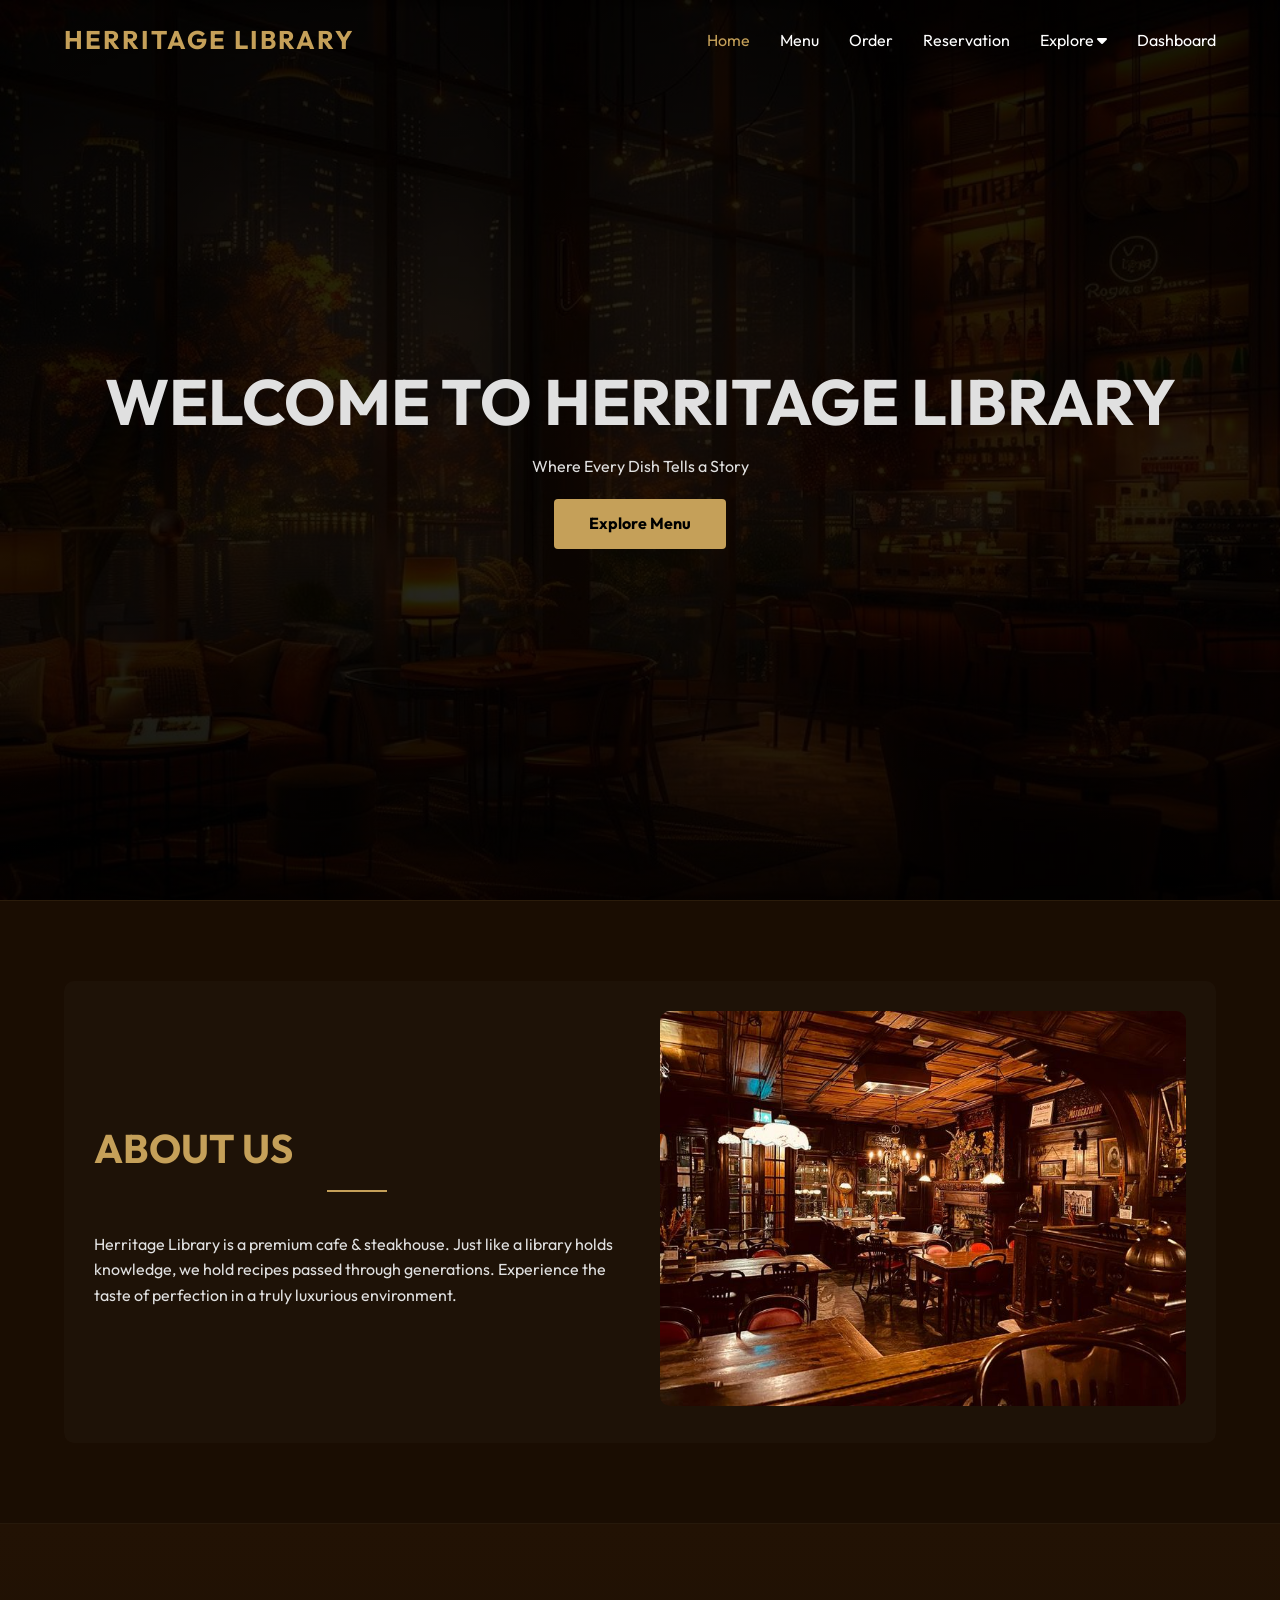
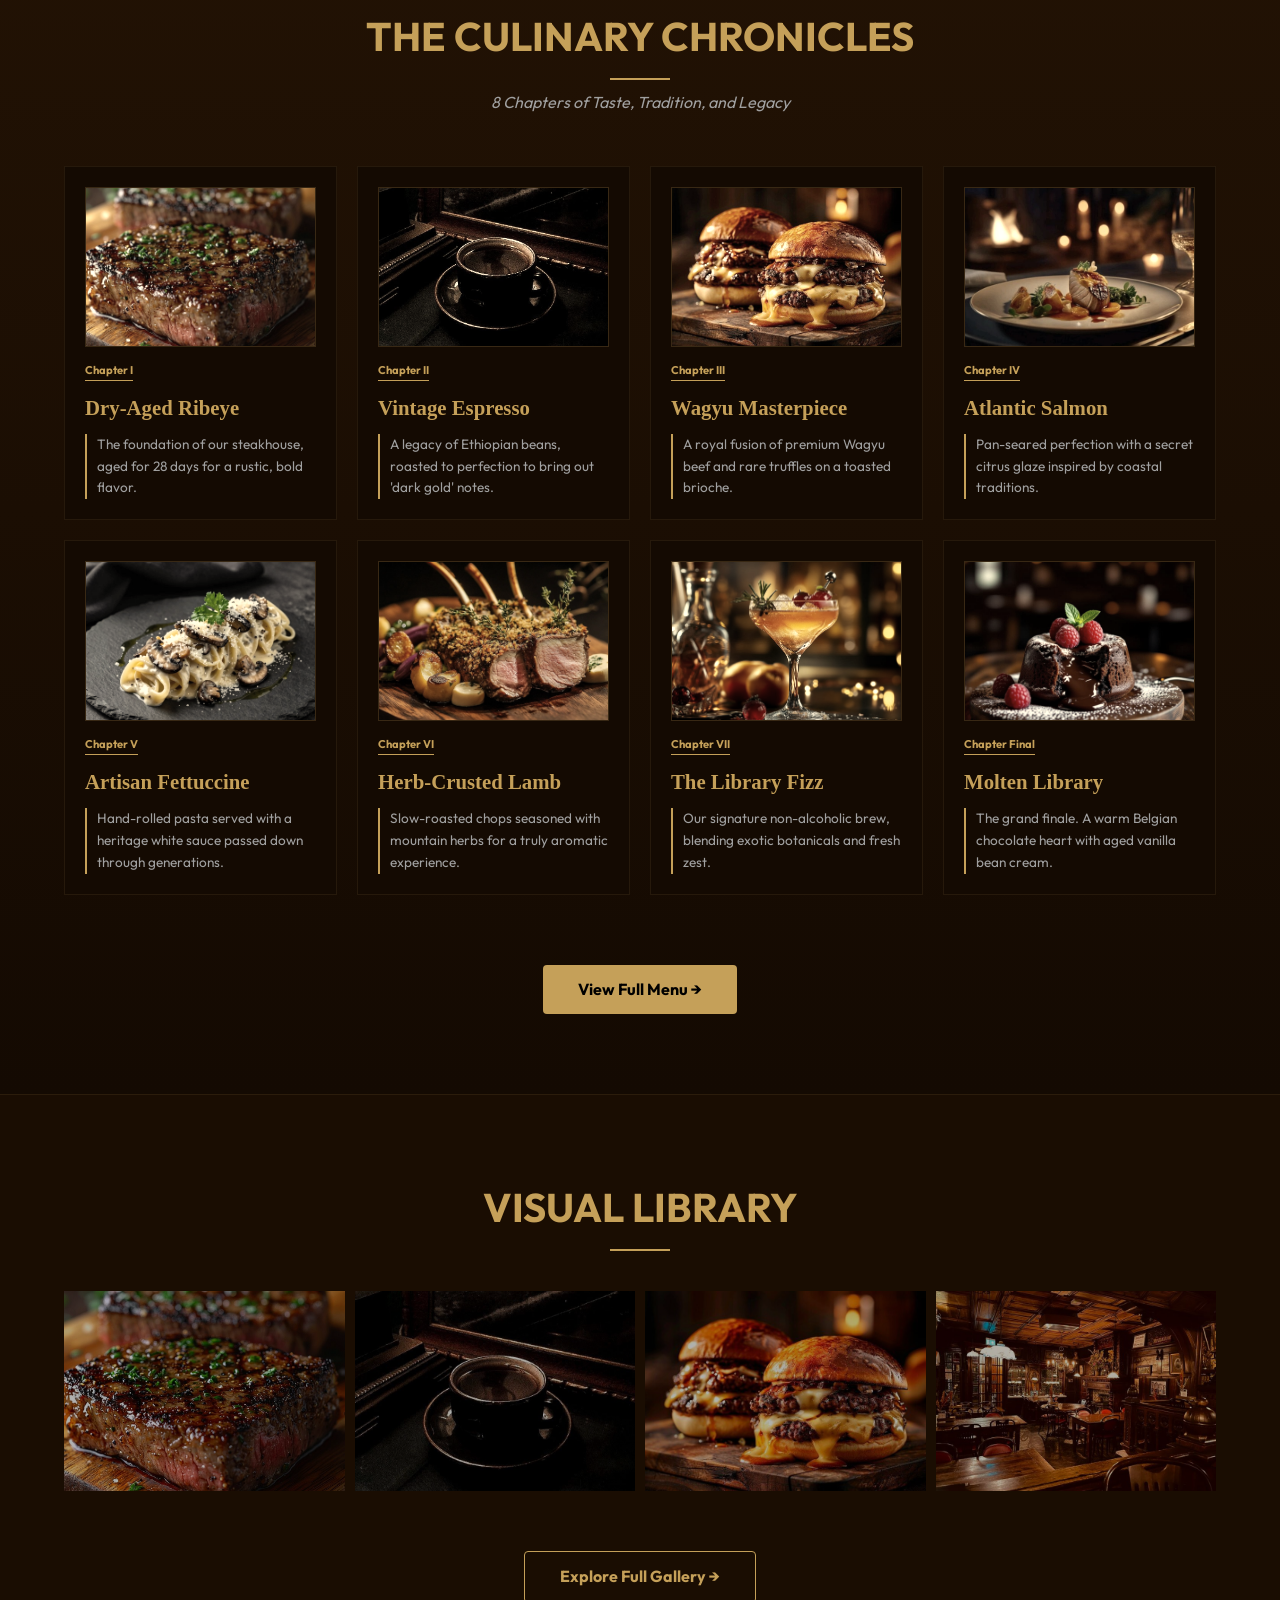
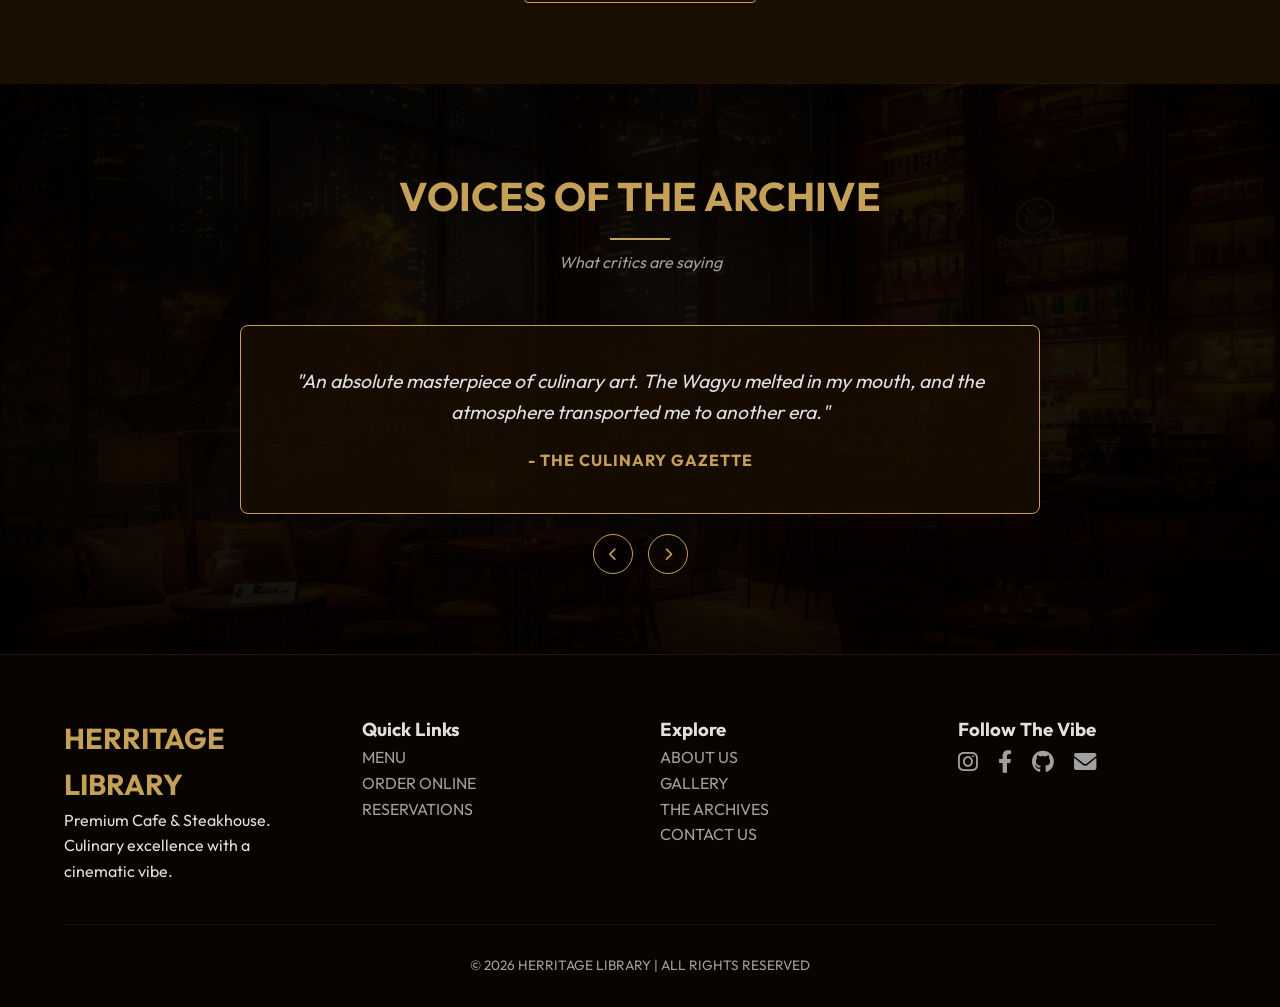
<file: index.html>
<!DOCTYPE html>
<html lang="en">

<head>
  <meta charset="UTF-8">
  <meta name="viewport" content="width=device-width, initial-scale=1.0">
  <title>Herritage Library | The Culinary Chronicles</title>
  <link rel="stylesheet" href="https://cdnjs.cloudflare.com/ajax/libs/font-awesome/6.0.0/css/all.min.css">
  <link rel="stylesheet" href="style.css">
</head>

<body>

  <nav class="navbar">
    <a href="index.html" class="logo">HERRITAGE LIBRARY</a>
    <div class="nav-links" id="navLinks">
      <ul>
        <li><a href="index.html" style="color: #C5A059;">Home</a></li>
        <li><a href="menu.html">Menu</a></li>
        <li><a href="order.html">Order</a></li>
        <li><a href="reservation.html">Reservation</a></li>
        <li class="dropdown">
          <a href="javascript:void(0)" class="dropbtn">Explore <i class="fas fa-caret-down"></i></a>
          <div class="dropdown-content">
            <a href="about.html">About Us</a>
            <a href="gallery.html">Gallery</a>
            <a href="blog.html">Blog</a>
            <a href="contact.html">Contact</a>
          </div>
        </li>
        <li><a href="signin.html">Dashboard</a></li>
      </ul>
    </div>
    <img src="images/btn.png" alt="menu" class="menu-hamburger" onclick="toggleMenu()">
  </nav>

  <header>
    <div class="hero-content">
      <h1>Welcome to Herritage Library</h1>
      <p>Where Every Dish Tells a Story</p>
      <a href="menu.html" class="btn">Explore Menu</a>
    </div>
  </header>

  <section class="about animate-on-scroll">
    <div class="about-container">
      <div class="about-text">
        <h2 class="section-title" style="text-align: left;">About Us</h2>
        <p>Herritage Library is a premium cafe & steakhouse. Just like a library holds knowledge, we hold recipes passed
          through generations. Experience the taste of perfection in a truly luxurious environment.</p>
      </div>
      <div class="about-img">
        <img src="images/restaurent.jpg" alt="Interior">
      </div>
    </div>
  </section>

  <section class="chapters animate-on-scroll">
    <h2 class="section-title">The Culinary Chronicles</h2>
    <p class="section-subtitle">8 Chapters of Taste, Tradition, and Legacy</p>

    <div class="chapter-container">
      <div class="chapter" onclick="window.location.href='order.html'">
        <div class="chapter-img"><img src="images/steak1.jpg" alt="Dish 1"></div>
        <div class="chapter-badge">Chapter I</div>
        <h4>Dry-Aged Ribeye</h4>
        <p class="history-text">The foundation of our steakhouse, aged for 28 days for a rustic, bold flavor.</p>
      </div>

      <div class="chapter" onclick="window.location.href='order.html'">
        <div class="chapter-img"><img src="images/coffee.jpg" alt="Dish 2"></div>
        <div class="chapter-badge">Chapter II</div>
        <h4>Vintage Espresso</h4>
        <p class="history-text">A legacy of Ethiopian beans, roasted to perfection to bring out 'dark gold' notes.</p>
      </div>

      <div class="chapter" onclick="window.location.href='order.html'">
        <div class="chapter-img"><img src="images/burger.jpg" alt="Dish 3"></div>
        <div class="chapter-badge">Chapter III</div>
        <h4>Wagyu Masterpiece</h4>
        <p class="history-text">A royal fusion of premium Wagyu beef and rare truffles on a toasted brioche.</p>
      </div>

      <div class="chapter" onclick="window.location.href='order.html'">
        <div class="chapter-img"><img src="images/seafood.jpg" alt="Dish 4"></div>
        <div class="chapter-badge">Chapter IV</div>
        <h4>Atlantic Salmon</h4>
        <p class="history-text">Pan-seared perfection with a secret citrus glaze inspired by coastal traditions.</p>
      </div>

      <div class="chapter" onclick="window.location.href='order.html'">
        <div class="chapter-img"><img src="images/pasta.jpg" alt="Dish 5"></div>
        <div class="chapter-badge">Chapter V</div>
        <h4>Artisan Fettuccine</h4>
        <p class="history-text">Hand-rolled pasta served with a heritage white sauce passed down through generations.
        </p>
      </div>

      <div class="chapter" onclick="window.location.href='order.html'">
        <div class="chapter-img"><img src="images/lamb.jpg" alt="Dish 6"></div>
        <div class="chapter-badge">Chapter VI</div>
        <h4>Herb-Crusted Lamb</h4>
        <p class="history-text">Slow-roasted chops seasoned with mountain herbs for a truly aromatic experience.</p>
      </div>

      <div class="chapter" onclick="window.location.href='order.html'">
        <div class="chapter-img"><img src="images/mocktail.jpg" alt="Dish 7"></div>
        <div class="chapter-badge">Chapter VII</div>
        <h4>The Library Fizz</h4>
        <p class="history-text">Our signature non-alcoholic brew, blending exotic botanicals and fresh zest.</p>
      </div>

      <div class="chapter" onclick="window.location.href='order.html'">
        <div class="chapter-img"><img src="images/dessert.jpg" alt="Dish 8"></div>
        <div class="chapter-badge">Chapter Final</div>
        <h4>Molten Library</h4>
        <p class="history-text">The grand finale. A warm Belgian chocolate heart with aged vanilla bean cream.</p>
      </div>
    </div>
    <div style="text-align:center; margin-top: 50px;">
      <a href="menu.html" class="btn">View Full Menu &rarr;</a>
    </div>
  </section>

  <section class="gallery">
    <h2 class="section-title">Visual Library</h2>
    <div class="gallery-box">
      <img src="images/steak1.jpg" alt="Gallery 1">
      <img src="images/coffee.jpg" alt="Gallery 2">
      <img src="images/burger.jpg" alt="Gallery 3">
      <img src="images/restaurent.jpg" alt="Gallery 4">
    </div>
    <div style="text-align:center; margin-top: 40px;">
      <a href="gallery.html" class="btn"
        style="background: transparent; border: 1px solid var(--accent-gold); color: var(--accent-gold);">Explore Full
        Gallery &rarr;</a>
    </div>
  </section>

  <section class="testimonials animate-on-scroll">
    <h2 class="section-title">Voices of the Archive</h2>
    <p class="section-subtitle">What critics are saying</p>

    <div class="testimonial-container">
      <div class="testimonial-slide active">
        <p class="testimonial-text">"An absolute masterpiece of culinary art. The Wagyu melted in my mouth, and the
          atmosphere transported me to another era."</p>
        <h4 class="testimonial-author">- The Culinary Gazette</h4>
      </div>
      <div class="testimonial-slide">
        <p class="testimonial-text">"Herritage Library isn't just a restaurant; it's a cinematic experience. The
          attention to detail in both food and design is unparalleled."</p>
        <h4 class="testimonial-author">- Gourmet Weekly</h4>
      </div>
      <div class="testimonial-slide">
        <p class="testimonial-text">"The Vintage Espresso is arguably the best roast I've had this decade. A must-visit
          for anyone who appreciates fine dining."</p>
        <h4 class="testimonial-author">- Coffee Connoisseurs</h4>
      </div>

      <div class="testimonial-controls">
        <button class="testimonial-btn" onclick="changeTestimonial(-1)"><i class="fas fa-chevron-left"></i></button>
        <button class="testimonial-btn" onclick="changeTestimonial(1)"><i class="fas fa-chevron-right"></i></button>
      </div>
    </div>
  </section>

  <footer class="main-footer animate-on-scroll">
    <div class="footer-container">
      <div class="footer-content">
        <div class="footer-section">
          <h2 class="footer-logo">HERRITAGE LIBRARY</h2>
          <p>Premium Cafe & Steakhouse. Culinary excellence with a cinematic vibe.</p>
        </div>
        <div class="footer-section footer-links">
          <h3>Quick Links</h3>
          <ul>
            <li><a href="menu.html">MENU</a></li>
            <li><a href="order.html">ORDER ONLINE</a></li>
            <li><a href="reservation.html">RESERVATIONS</a></li>
          </ul>
        </div>
        <div class="footer-section footer-links">
          <h3>Explore</h3>
          <ul>
            <li><a href="about.html">ABOUT US</a></li>
            <li><a href="gallery.html">GALLERY</a></li>
            <li><a href="blog.html">THE ARCHIVES</a></li>
            <li><a href="contact.html">CONTACT US</a></li>
          </ul>
        </div>
        <div class="footer-section footer-socials">
          <h3>Follow The Vibe</h3>
          <div class="social-icon-box">
            <a href="https://www.instagram.com/alw4ys.abdullaeh?igsh=eXpmMTRhaG44dWp1" class="social-icon"><i class="fab fa-instagram"></i></a>
            <a href="https://www.facebook.com" class="social-icon"><i class="fab fa-facebook-f"></i></a>
            <a href="https://github.com/devbyabdullaeh" class="social-icon github"><i class="fab fa-github"></i></a>
            <a href="muhammadabdullah46778@gmail.com" class="social-icon"><i class="fas fa-envelope"></i></a>
          </div>
        </div>
      </div>
      <div class="footer-bottom">
        <p>&copy; 2026 HERRITAGE LIBRARY | ALL RIGHTS RESERVED</p>
      </div>
    </div>
  </footer>

  <button id="scrollToTop" onclick="window.scrollTo({top:0,behavior:'smooth'})" title="Back to top"><i
      class="fas fa-chevron-up"></i></button>

</body>
<script src="animations.js"></script>
<script src="common.js"></script>
<script src="index.js"></script>

</html>
</file>
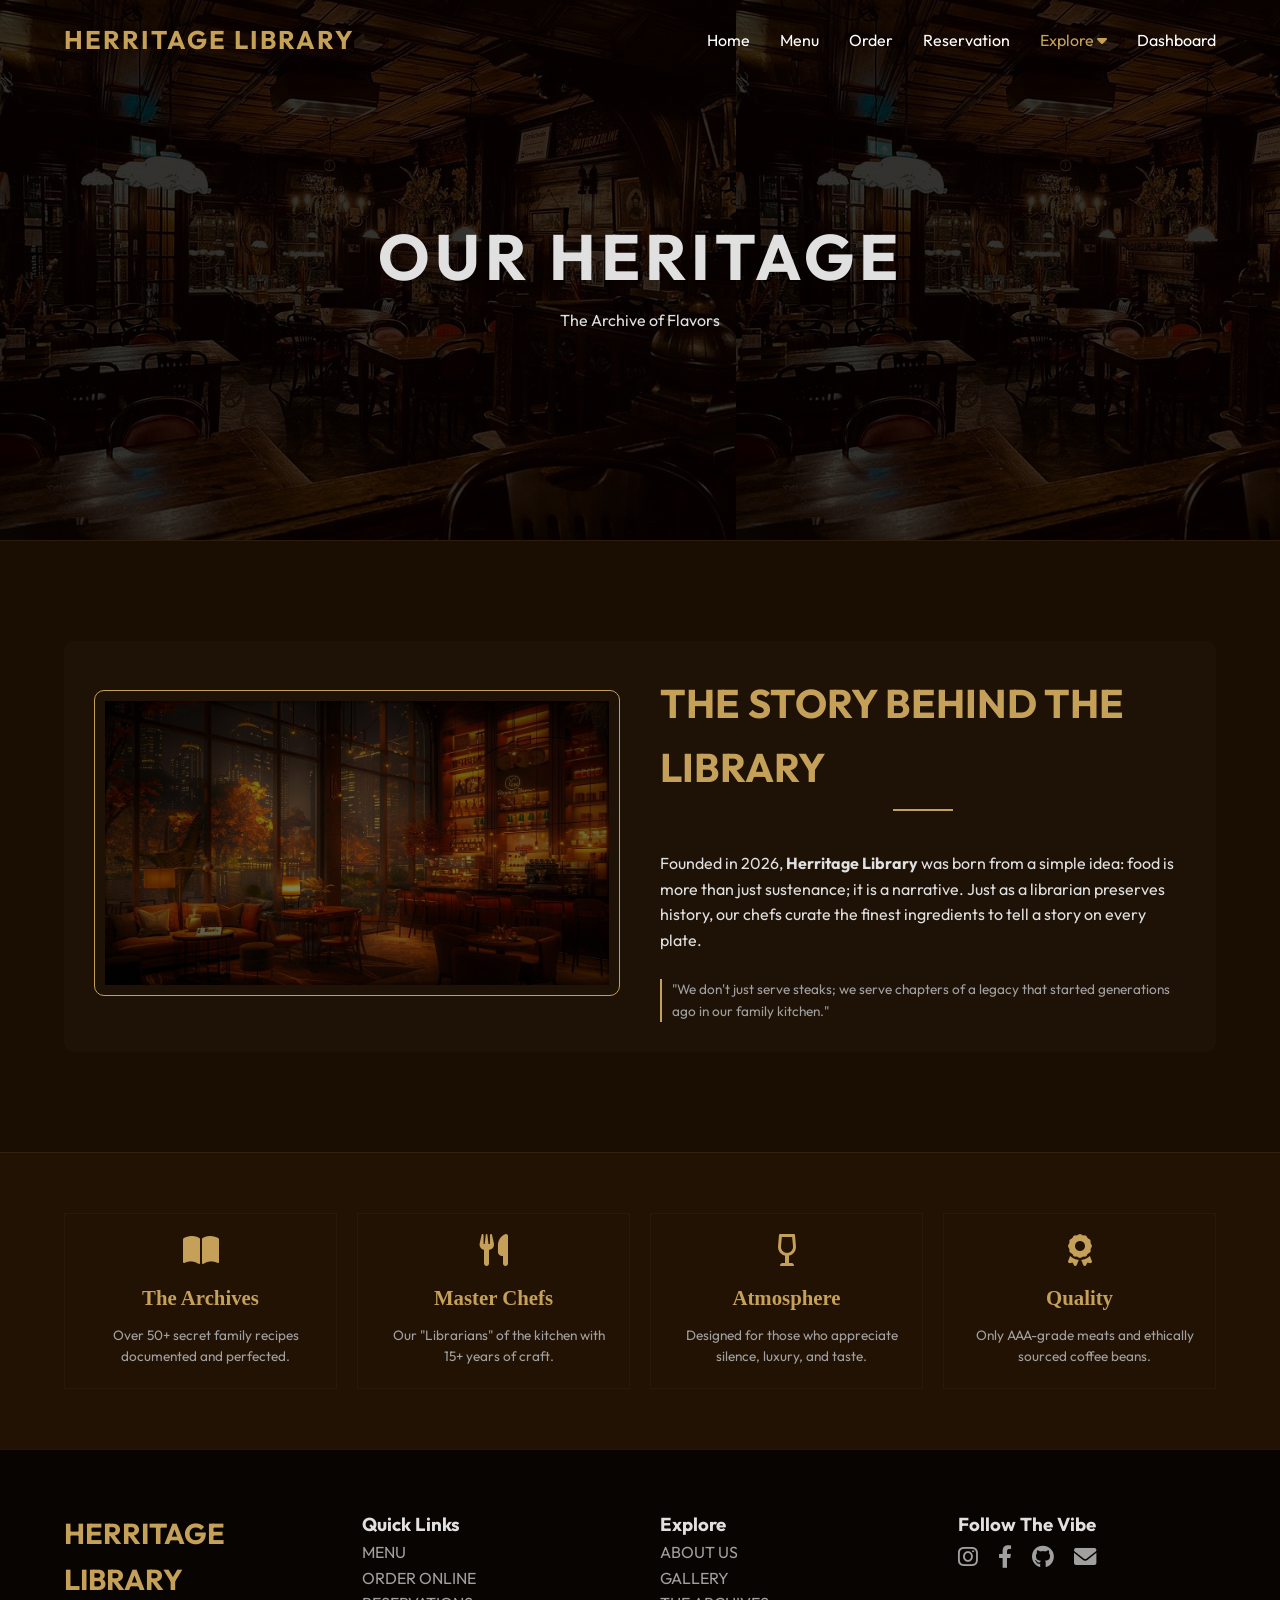
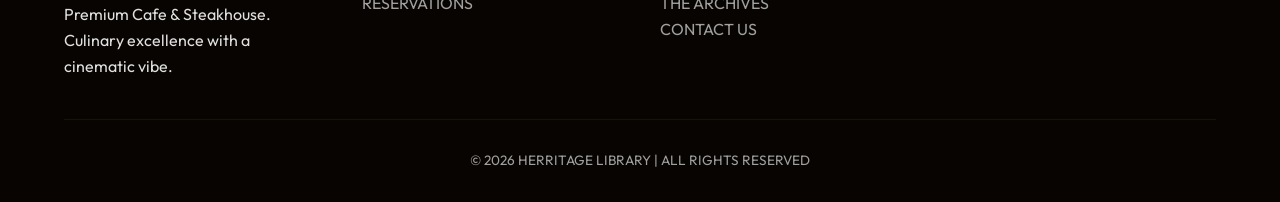
<file: about.html>
<!DOCTYPE html>
<html lang="en">
<head>
    <meta charset="UTF-8">
    <meta name="viewport" content="width=device-width, initial-scale=1.0">
    <title>About Us | Herritage Library</title>
    <link rel="stylesheet" href="https://cdnjs.cloudflare.com/ajax/libs/font-awesome/6.0.0/css/all.min.css">
    <link rel="stylesheet" href="style.css">
    <link rel="stylesheet" href="about.css">
</head>
<body>

<nav class="navbar" id="mainNav">
    <a href="index.html" class="logo">HERRITAGE LIBRARY</a>
    <div class="nav-links" id="navLinks">
        <ul>
            <li><a href="index.html">Home</a></li>
            <li><a href="menu.html">Menu</a></li>
            <li><a href="order.html">Order</a></li>
            <li><a href="reservation.html">Reservation</a></li>
            <li class="dropdown">
                <a href="javascript:void(0)" class="dropbtn" style="color: #C5A059;">Explore <i class="fas fa-caret-down"></i></a>
                <div class="dropdown-content">
                    <a href="about.html" style="color: #C5A059 !important;">About Us</a>
                    <a href="gallery.html">Gallery</a>
                    <a href="blog.html">Blog</a>
                    <a href="contact.html">Contact</a>
                </div>
            </li>
            <li><a href="signin.html">Dashboard</a></li>
        </ul>
    </div>
    <img src="images/btn.png" alt="menu" class="menu-hamburger" onclick="toggleMenu()">
</nav>

<header style="height: 60vh; background: linear-gradient(rgba(0,0,0,0.8), rgba(0,0,0,0.8)), url('images/restaurent.jpg');">
  <div class="hero-content">
    <h1 style="letter-spacing: 5px;">Our Heritage</h1>
    <p>The Archive of Flavors</p>
  </div>
</header>

<section class="about-page-main animate-on-scroll delay-100">
    <div class="about-container">
        <div class="about-img">
            <img src="images/steakhouse.png" alt="Our Legacy" style="border: 1px solid var(--accent-gold); padding: 10px;">
        </div>
        <div class="about-text">
            <h2 class="section-title" style="text-align: left;">The Story Behind The Library</h2>
            <p>Founded in 2026, <strong>Herritage Library</strong> was born from a simple idea: food is more than just sustenance; it is a narrative. Just as a librarian preserves history, our chefs curate the finest ingredients to tell a story on every plate.</p>
            <br>
            <p class="history-text">"We don't just serve steaks; we serve chapters of a legacy that started generations ago in our family kitchen."</p>
        </div>
    </div>
</section>

<section class="philosophy animate-on-scroll" style="background: var(--bg-section-alt);">
    <div class="chapter-container">
        <div class="chapter" style="text-align: center; align-items: center;">
            <i class="fas fa-book-open" style="font-size: 2rem; color: var(--accent-gold); margin-bottom: 15px;"></i>
            <h4>The Archives</h4>
            <p class="history-text" style="border: none; text-align: center;">Over 50+ secret family recipes documented and perfected.</p>
        </div>
        <div class="chapter" style="text-align: center; align-items: center;">
            <i class="fas fa-utensils" style="font-size: 2rem; color: var(--accent-gold); margin-bottom: 15px;"></i>
            <h4>Master Chefs</h4>
            <p class="history-text" style="border: none; text-align: center;">Our "Librarians" of the kitchen with 15+ years of craft.</p>
        </div>
        <div class="chapter" style="text-align: center; align-items: center;">
            <i class="fas fa-wine-glass-alt" style="font-size: 2rem; color: var(--accent-gold); margin-bottom: 15px;"></i>
            <h4>Atmosphere</h4>
            <p class="history-text" style="border: none; text-align: center;">Designed for those who appreciate silence, luxury, and taste.</p>
        </div>
        <div class="chapter" style="text-align: center; align-items: center;">
            <i class="fas fa-award" style="font-size: 2rem; color: var(--accent-gold); margin-bottom: 15px;"></i>
            <h4>Quality</h4>
            <p class="history-text" style="border: none; text-align: center;">Only AAA-grade meats and ethically sourced coffee beans.</p>
        </div>
    </div>
</section>

<footer class="main-footer animate-on-scroll">
    <div class="footer-container">
      <div class="footer-content">
        <div class="footer-section">
          <h2 class="footer-logo">HERRITAGE LIBRARY</h2>
          <p>Premium Cafe & Steakhouse. Culinary excellence with a cinematic vibe.</p>
        </div>
        <div class="footer-section footer-links">
          <h3>Quick Links</h3>
          <ul>
            <li><a href="menu.html">MENU</a></li>
            <li><a href="order.html">ORDER ONLINE</a></li>
            <li><a href="reservation.html">RESERVATIONS</a></li>
          </ul>
        </div>
        <div class="footer-section footer-links">
          <h3>Explore</h3>
          <ul>
            <li><a href="about.html">ABOUT US</a></li>
            <li><a href="gallery.html">GALLERY</a></li>
            <li><a href="blog.html">THE ARCHIVES</a></li>
            <li><a href="contact.html">CONTACT US</a></li>
          </ul>
        </div>
        <div class="footer-section footer-socials">
          <h3>Follow The Vibe</h3>
          <div class="social-icon-box">
            <a href="#" class="social-icon"><i class="fab fa-instagram"></i></a>
            <a href="#" class="social-icon"><i class="fab fa-facebook-f"></i></a>
            <a href="#" class="social-icon github"><i class="fab fa-github"></i></a>
            <a href="#" class="social-icon"><i class="fas fa-envelope"></i></a>
          </div>
        </div>
      </div>
      <div class="footer-bottom">
        <p>&copy; 2026 HERRITAGE LIBRARY | ALL RIGHTS RESERVED</p>
      </div>
    </div>
</footer>

<button id="scrollToTop" onclick="window.scrollTo({top:0,behavior:'smooth'})" title="Back to top"><i class="fas fa-chevron-up"></i></button>

<script src="animations.js"></script>
<script src="common.js"></script>
</body>
</html>
</file>
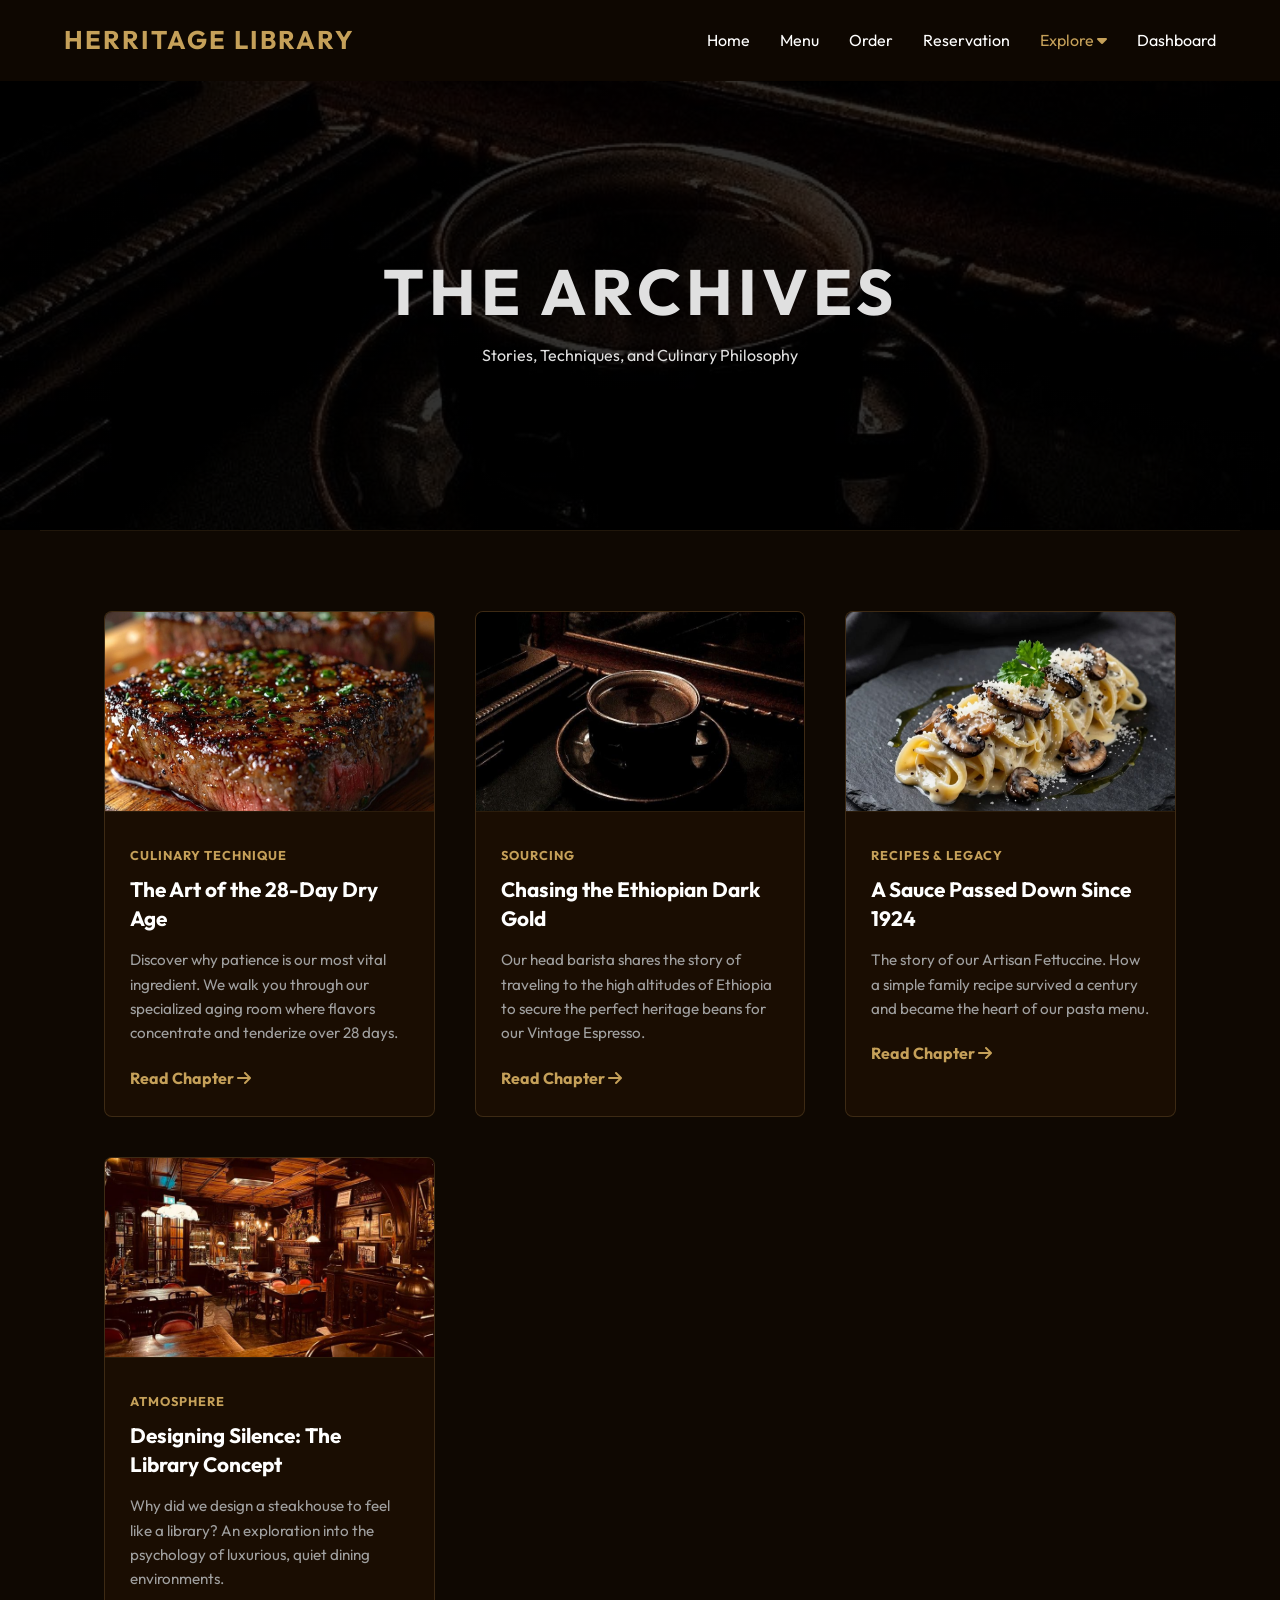
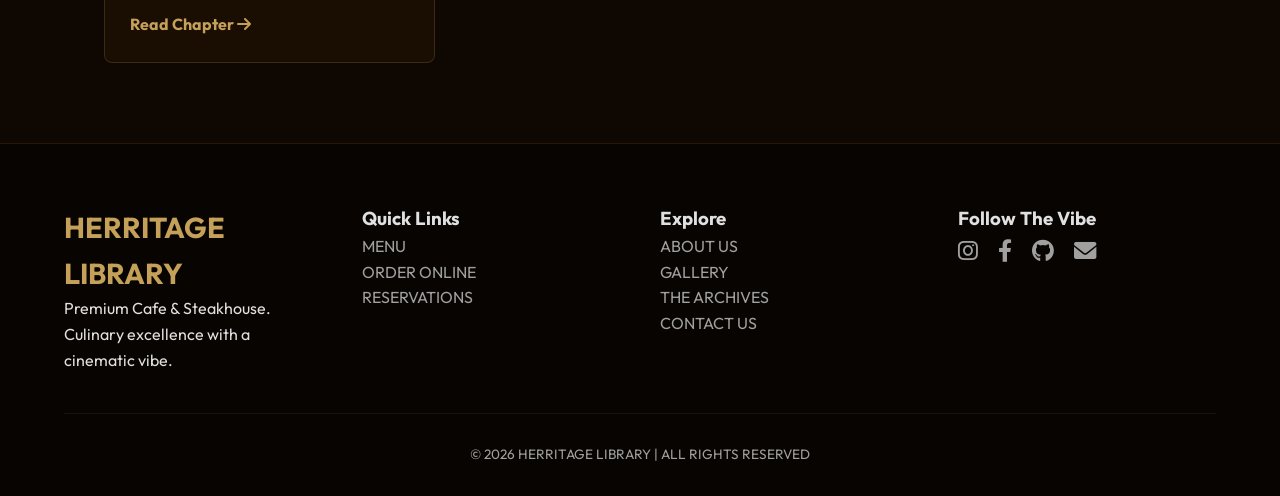
<file: blog.html>
<!DOCTYPE html>
<html lang="en">
<head>
    <meta charset="UTF-8">
    <meta name="viewport" content="width=device-width, initial-scale=1.0">
    <title>The Archives | Herritage Library</title>
    <link rel="stylesheet" href="https://cdnjs.cloudflare.com/ajax/libs/font-awesome/6.0.0/css/all.min.css">
    <link rel="stylesheet" href="style.css">
    <link rel="stylesheet" href="blog.css">
</head>
<body>

<nav class="navbar" style="background: rgba(15, 8, 2, 0.95); position: fixed;">
    <a href="index.html" class="logo">HERRITAGE LIBRARY</a>
    <div class="nav-links" id="navLinks">
        <ul>
            <li><a href="index.html">Home</a></li>
            <li><a href="menu.html">Menu</a></li>
            <li><a href="order.html">Order</a></li>
            <li><a href="reservation.html">Reservation</a></li>
            <li class="dropdown">
                <a href="javascript:void(0)" class="dropbtn" style="color: #C5A059;">Explore <i class="fas fa-caret-down"></i></a>
                <div class="dropdown-content">
                    <a href="about.html">About Us</a>
                    <a href="gallery.html">Gallery</a>
                    <a href="blog.html" style="color: #C5A059 !important;">Blog</a>
                    <a href="contact.html">Contact</a>
                </div>
            </li>
            <li><a href="signin.html">Dashboard</a></li>
        </ul>
    </div>
    <img src="images/btn.png" alt="menu" class="menu-hamburger" onclick="toggleMenu()">
</nav>

<header class="blog-hero animate-on-scroll">
  <div class="hero-content">
    <h1 style="letter-spacing: 5px;">The Archives</h1>
    <p>Stories, Techniques, and Culinary Philosophy</p>
  </div>
</header>

<section class="blog-section animate-on-scroll delay-100">
    <div class="blog-grid">
        <div class="blog-card">
            <div class="blog-img-box">
                <img src="images/steak1.jpg" alt="Dry-Aged Process" class="blog-img">
            </div>
            <div class="blog-content">
                <span class="blog-category">Culinary Technique</span>
                <h3 class="blog-title">The Art of the 28-Day Dry Age</h3>
                <p class="blog-excerpt">Discover why patience is our most vital ingredient. We walk you through our specialized aging room where flavors concentrate and tenderize over 28 days.</p>
                <a href="read_chapter.html?id=1" class="read-more">Read Chapter <i class="fas fa-arrow-right"></i></a>
            </div>
        </div>

        <div class="blog-card">
            <div class="blog-img-box">
                <img src="images/coffee.jpg" alt="Coffee Roasting" class="blog-img">
            </div>
            <div class="blog-content">
                <span class="blog-category">Sourcing</span>
                <h3 class="blog-title">Chasing the Ethiopian Dark Gold</h3>
                <p class="blog-excerpt">Our head barista shares the story of traveling to the high altitudes of Ethiopia to secure the perfect heritage beans for our Vintage Espresso.</p>
                <a href="read_chapter.html?id=2" class="read-more">Read Chapter <i class="fas fa-arrow-right"></i></a>
            </div>
        </div>

        <div class="blog-card">
            <div class="blog-img-box">
                <img src="images/pasta.jpg" alt="Handmade Pasta" class="blog-img">
            </div>
            <div class="blog-content">
                <span class="blog-category">Recipes & Legacy</span>
                <h3 class="blog-title">A Sauce Passed Down Since 1924</h3>
                <p class="blog-excerpt">The story of our Artisan Fettuccine. How a simple family recipe survived a century and became the heart of our pasta menu.</p>
                <a href="read_chapter.html?id=3" class="read-more">Read Chapter <i class="fas fa-arrow-right"></i></a>
            </div>
        </div>
        
        <div class="blog-card">
            <div class="blog-img-box">
                <img src="images/restaurent.jpg" alt="Interior Design" class="blog-img">
            </div>
            <div class="blog-content">
                <span class="blog-category">Atmosphere</span>
                <h3 class="blog-title">Designing Silence: The Library Concept</h3>
                <p class="blog-excerpt">Why did we design a steakhouse to feel like a library? An exploration into the psychology of luxurious, quiet dining environments.</p>
                <a href="read_chapter.html?id=4" class="read-more">Read Chapter <i class="fas fa-arrow-right"></i></a>
            </div>
        </div>
    </div>
</section>

<footer class="main-footer animate-on-scroll">
    <div class="footer-container">
      <div class="footer-content">
        <div class="footer-section">
          <h2 class="footer-logo">HERRITAGE LIBRARY</h2>
          <p>Premium Cafe & Steakhouse. Culinary excellence with a cinematic vibe.</p>
        </div>
        <div class="footer-section footer-links">
          <h3>Quick Links</h3>
          <ul>
            <li><a href="menu.html">MENU</a></li>
            <li><a href="order.html">ORDER ONLINE</a></li>
            <li><a href="reservation.html">RESERVATIONS</a></li>
          </ul>
        </div>
        <div class="footer-section footer-links">
          <h3>Explore</h3>
          <ul>
            <li><a href="about.html">ABOUT US</a></li>
            <li><a href="gallery.html">GALLERY</a></li>
            <li><a href="blog.html">THE ARCHIVES</a></li>
            <li><a href="contact.html">CONTACT US</a></li>
          </ul>
        </div>
        <div class="footer-section footer-socials">
          <h3>Follow The Vibe</h3>
          <div class="social-icon-box">
            <a href="#" class="social-icon"><i class="fab fa-instagram"></i></a>
            <a href="#" class="social-icon"><i class="fab fa-facebook-f"></i></a>
            <a href="#" class="social-icon github"><i class="fab fa-github"></i></a>
            <a href="#" class="social-icon"><i class="fas fa-envelope"></i></a>
          </div>
        </div>
      </div>
      <div class="footer-bottom">
        <p>&copy; 2026 HERRITAGE LIBRARY | ALL RIGHTS RESERVED</p>
      </div>
    </div>
</footer>

<button id="scrollToTop" onclick="window.scrollTo({top:0,behavior:'smooth'})" title="Back to top"><i class="fas fa-chevron-up"></i></button>

<script src="animations.js"></script>
<script src="common.js"></script>
</body>
</html>
</file>
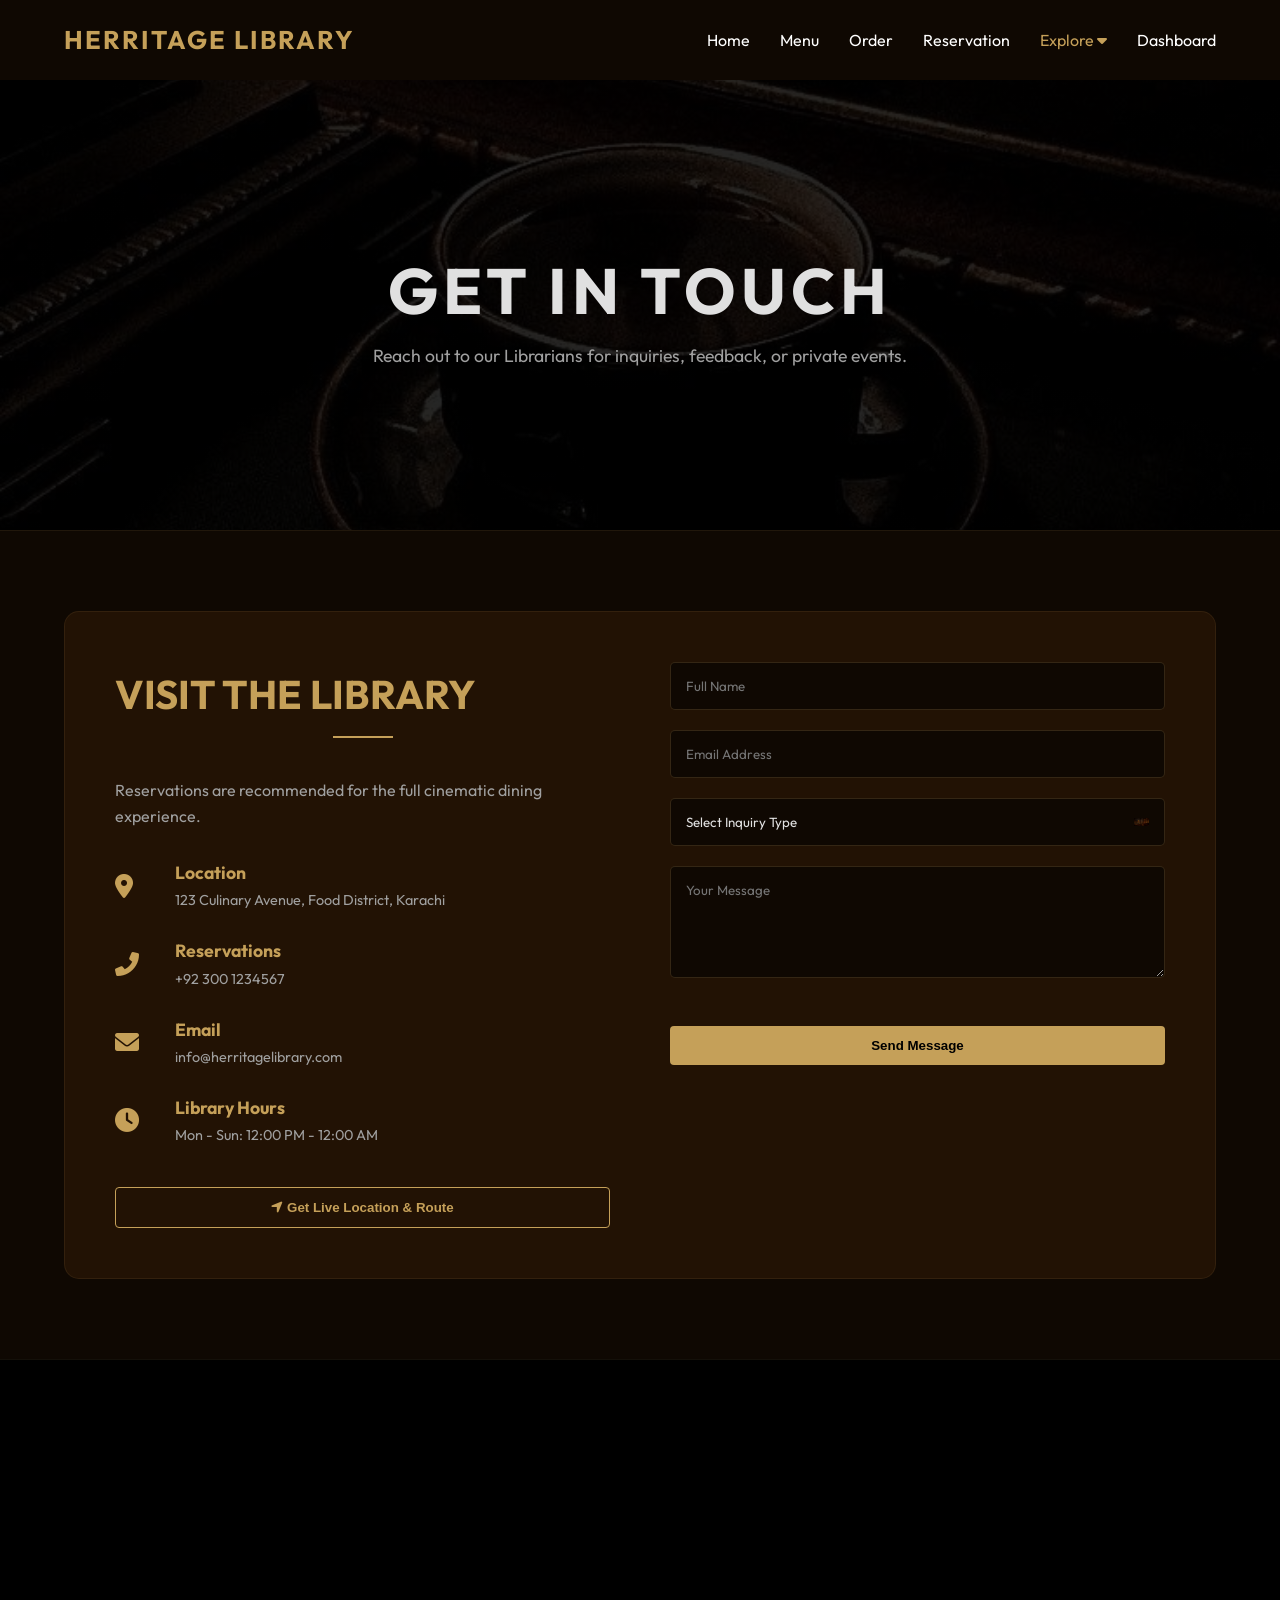
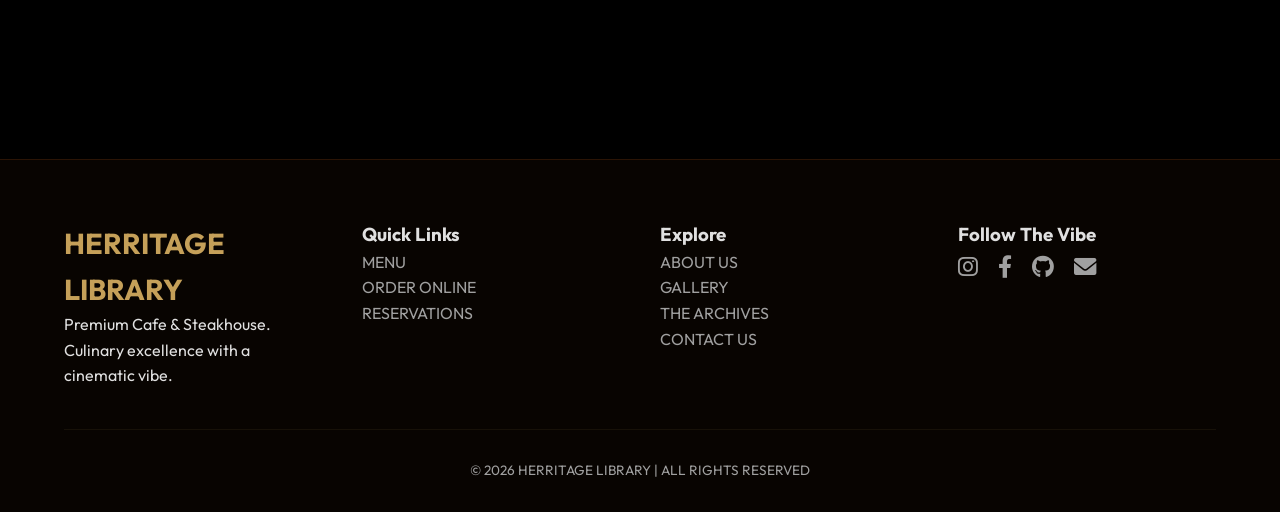
<file: contact.html>
<!DOCTYPE html>
<html lang="en">
<head>
    <meta charset="UTF-8">
    <meta name="viewport" content="width=device-width, initial-scale=1.0">
    <title>Contact Us | Herritage Library</title>
    <link rel="stylesheet" href="https://cdnjs.cloudflare.com/ajax/libs/font-awesome/6.0.0/css/all.min.css">
    <link rel="stylesheet" href="style.css">
    <link rel="stylesheet" href="contact.css">
</head>
<body>

<nav class="navbar">
    <a href="index.html" class="logo">HERRITAGE LIBRARY</a>
    <div class="nav-links" id="navLinks">
        <ul>
            <li><a href="index.html">Home</a></li>
            <li><a href="menu.html">Menu</a></li>
            <li><a href="order.html">Order</a></li>
            <li><a href="reservation.html">Reservation</a></li>
            <li class="dropdown">
                <a href="javascript:void(0)" class="dropbtn" style="color: #C5A059;">Explore <i class="fas fa-caret-down"></i></a>
                <div class="dropdown-content">
                    <a href="about.html">About Us</a>
                    <a href="gallery.html">Gallery</a>
                    <a href="blog.html">Blog</a>
                    <a href="contact.html" style="color: #C5A059 !important;">Contact</a>
                </div>
            </li>
            <li><a href="signin.html">Dashboard</a></li>
        </ul>
    </div>
    <img src="images/btn.png" alt="menu" class="menu-hamburger" onclick="toggleMenu()">
</nav>

<header class="animate-on-scroll" style="height: 50vh; background: linear-gradient(rgba(0,0,0,0.85), rgba(0,0,0,0.85)), url('images/coffee.jpg'); background-size: cover; background-position: center; display: flex; justify-content: center; align-items: center; text-align: center; margin-top: 80px;">
  <div class="hero-content">
    <h1 style="letter-spacing: 5px; text-transform: uppercase;">Get In Touch</h1>
    <p style="font-size: 1.1rem; color: var(--text-muted);">Reach out to our Librarians for inquiries, feedback, or private events.</p>
  </div>
</header>

<section class="contact-section animate-on-scroll delay-100">
    <div class="contact-wrapper">
        
        <div class="contact-info">
            <h2 class="section-title" style="text-align: left;">Visit The Library</h2>
            <p style="color: var(--text-muted); margin-bottom: 30px;">Reservations are recommended for the full cinematic dining experience.</p>
            
            <div class="info-item">
                <i class="fas fa-map-marker-alt"></i>
                <div>
                    <h4>Location</h4>
                    <p>123 Culinary Avenue, Food District, Karachi</p>
                </div>
            </div>

            <div class="info-item">
                <i class="fas fa-phone-alt"></i>
                <div>
                    <h4>Reservations</h4>
                    <p>+92 300 1234567</p>
                </div>
            </div>

            <div class="info-item">
                <i class="fas fa-envelope"></i>
                <div>
                    <h4>Email</h4>
                    <p>info@herritagelibrary.com</p>
                </div>
            </div>

            <div class="info-item">
                <i class="fas fa-clock"></i>
                <div>
                    <h4>Library Hours</h4>
                    <p>Mon - Sun: 12:00 PM - 12:00 AM</p>
                </div>
            </div>
            <button id="locationBtn" class="btn" style="width: 100%; margin-top: 15px; border: 1px solid var(--accent-gold); background: transparent; color: var(--accent-gold);" onclick="getLiveLocation()"><i class="fas fa-location-arrow"></i> Get Live Location & Route</button>
        </div>

        <div class="contact-form-container">
            <form action="#" class="styled-form" onsubmit="handleContact(event)">
                <div class="input-group">
                    <input type="text" placeholder="Full Name" required>
                </div>
                <div class="input-group">
                    <input type="email" placeholder="Email Address" required>
                </div>
                <div class="input-group">
                    <select required>
                        <option value="" disabled selected>Select Inquiry Type</option>
                        <option value="reservation">Table Reservation</option>
                        <option value="event">Private Event</option>
                        <option value="feedback">Feedback</option>
                    </select>
                </div>
                <div class="input-group">
                    <textarea rows="5" placeholder="Your Message" required></textarea>
                </div>
                <button type="submit" class="btn" style="width: 100%; cursor: pointer; border: none;">Send Message</button>
            </form>
        </div>

    </div>
</section>

<section class="map-section" style="padding: 0; height: 400px; background: #000;">
    <iframe id="mapIframe" src="https://www.google.com/maps/embed?pb=!1m18!1m12!1m3!1d115814.47514162092!2d67.00993815!3d24.89120235!2m3!1f0!2f0!3f0!3m2!1i1024!2i768!4f13.1!3m3!1m2!1s0x3eb33e0660293eb7%3A0xad63ca553f19e4!2sKarachi%2C%20Pakistan!5e0!3m2!1sen!2s!4v1714200000000!5m2!1sen!2s" 
    width="100%" height="100%" style="border:0; filter: grayscale(1) invert(1) contrast(1.2);" allowfullscreen="" loading="lazy"></iframe>
</section>

<footer class="main-footer animate-on-scroll">
    <div class="footer-container">
      <div class="footer-content">
        <div class="footer-section">
          <h2 class="footer-logo">HERRITAGE LIBRARY</h2>
          <p>Premium Cafe & Steakhouse. Culinary excellence with a cinematic vibe.</p>
        </div>
        <div class="footer-section footer-links">
          <h3>Quick Links</h3>
          <ul>
            <li><a href="menu.html">MENU</a></li>
            <li><a href="order.html">ORDER ONLINE</a></li>
            <li><a href="reservation.html">RESERVATIONS</a></li>
          </ul>
        </div>
        <div class="footer-section footer-links">
          <h3>Explore</h3>
          <ul>
            <li><a href="about.html">ABOUT US</a></li>
            <li><a href="gallery.html">GALLERY</a></li>
            <li><a href="blog.html">THE ARCHIVES</a></li>
            <li><a href="contact.html">CONTACT US</a></li>
          </ul>
        </div>
        <div class="footer-section footer-socials">
          <h3>Follow The Vibe</h3>
            <div class="social-icon-box">
            <a href="https://www.instagram.com/alw4ys.abdullaeh?igsh=eXpmMTRhaG44dWp1" class="social-icon"><i class="fab fa-instagram"></i></a>
            <a href="https://www.facebook.com" class="social-icon"><i class="fab fa-facebook-f"></i></a>
            <a href="https://github.com/devbyabdullaeh" class="social-icon github"><i class="fab fa-github"></i></a>
            <a href="muhammadabdullah46778@gmail.com" class="social-icon"><i class="fas fa-envelope"></i></a>
          </div>
        </div>
      </div>
      <div class="footer-bottom">
        <p>&copy; 2026 HERRITAGE LIBRARY | ALL RIGHTS RESERVED</p>
      </div>
    </div>
</footer>

<button id="scrollToTop" onclick="window.scrollTo({top:0,behavior:'smooth'})" title="Back to top"><i class="fas fa-chevron-up"></i></button>

<script src="animations.js"></script>
<script src="common.js"></script>
<script src="contact-app.js"></script>
</body>
</html>
</file>
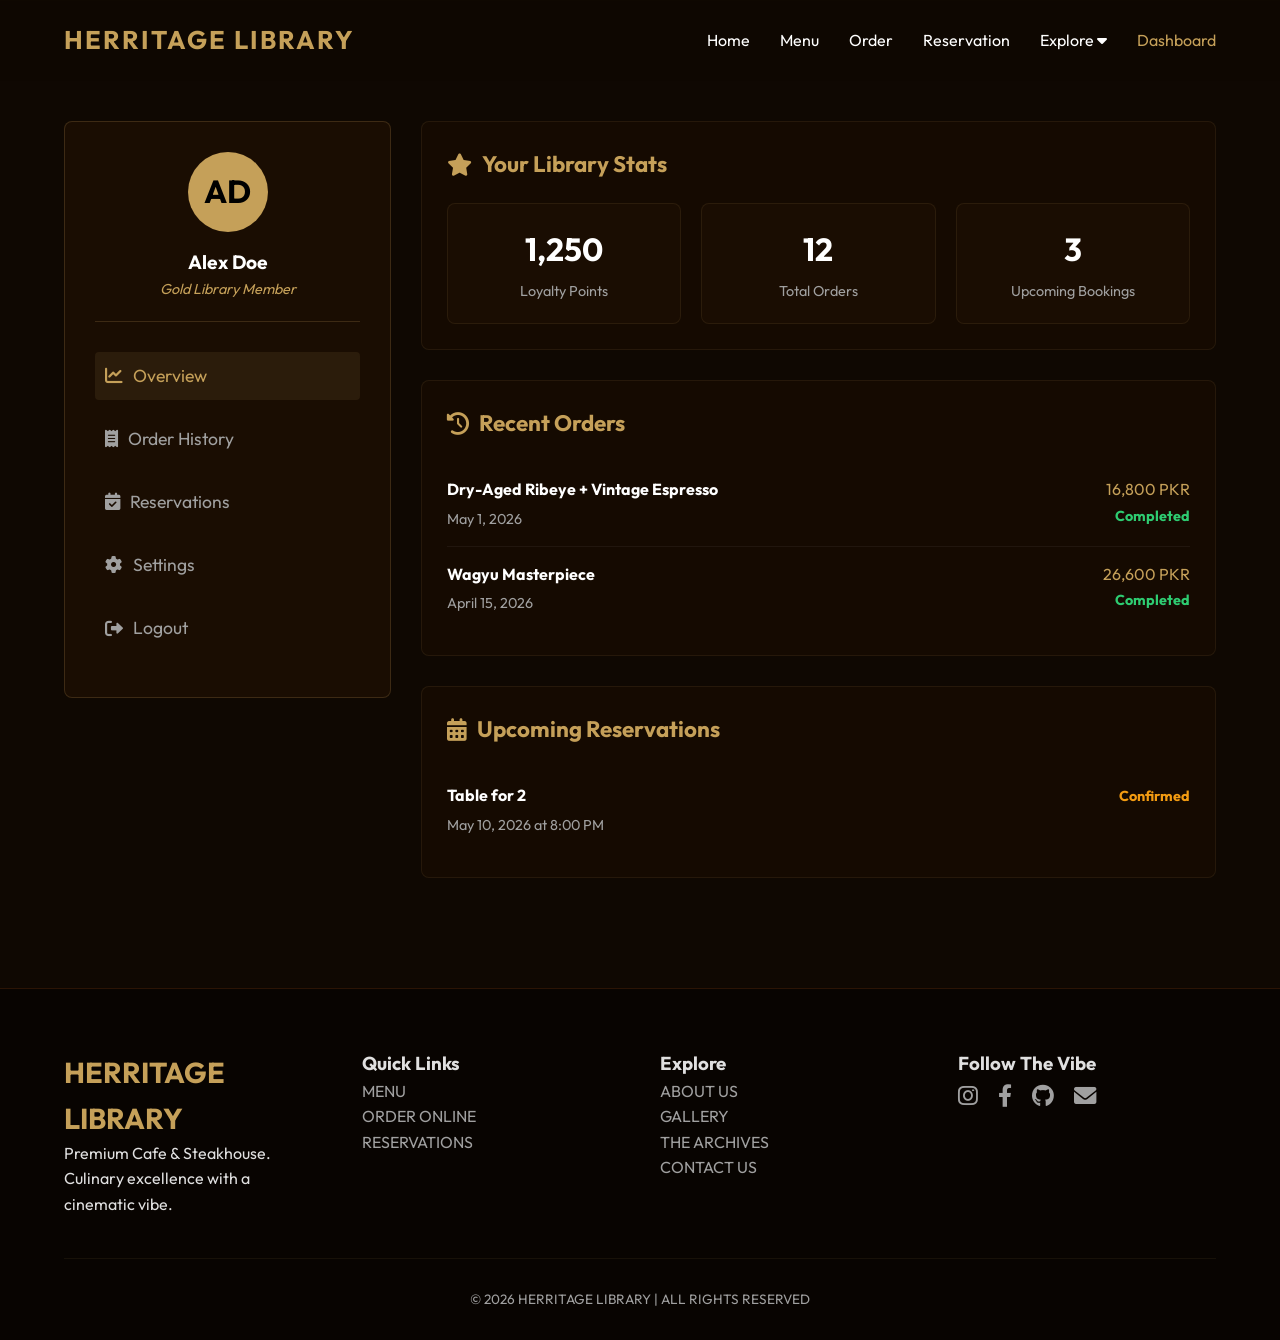
<file: dashboard.html>
<!DOCTYPE html>
<html lang="en">
<head>
    <meta charset="UTF-8">
    <meta name="viewport" content="width=device-width, initial-scale=1.0">
    <title>Dashboard | Herritage Library</title>
    <link rel="stylesheet" href="https://cdnjs.cloudflare.com/ajax/libs/font-awesome/6.0.0/css/all.min.css">
    <link rel="stylesheet" href="style.css">
    <link rel="stylesheet" href="dashboard.css">
</head>
<body>

<nav class="navbar" style="background: rgba(15, 8, 2, 0.95); position: fixed;">
    <a href="index.html" class="logo">HERRITAGE LIBRARY</a>
    <div class="nav-links" id="navLinks">
        <ul>
            <li><a href="index.html">Home</a></li>
            <li><a href="menu.html">Menu</a></li>
            <li><a href="order.html">Order</a></li>
            <li><a href="reservation.html">Reservation</a></li>
            <li class="dropdown">
                <a href="javascript:void(0)" class="dropbtn">Explore <i class="fas fa-caret-down"></i></a>
                <div class="dropdown-content">
                    <a href="about.html">About Us</a>
                    <a href="gallery.html">Gallery</a>
                    <a href="blog.html">Blog</a>
                    <a href="contact.html">Contact</a>
                </div>
            </li>
            <li><a href="dashboard.html" style="color: #C5A059;">Dashboard</a></li>
        </ul>
    </div>
    <img src="images/btn.png" alt="menu" class="menu-hamburger" onclick="toggleMenu()">
</nav>

<section class="dashboard-section animate-on-scroll">
    <!-- Sidebar -->
    <div class="dash-sidebar">
        <div class="user-profile">
            <div class="user-avatar">AD</div>
            <h3 class="user-name">Alex Doe</h3>
            <p class="user-status">Gold Library Member</p>
        </div>
        <nav class="dash-nav">
            <ul>
                <li><a href="#" class="active"><i class="fas fa-chart-line"></i> Overview</a></li>
                <li><a href="#"><i class="fas fa-receipt"></i> Order History</a></li>
                <li><a href="#"><i class="fas fa-calendar-check"></i> Reservations</a></li>
                <li><a href="#"><i class="fas fa-cog"></i> Settings</a></li>
                <li><a href="signin.html"><i class="fas fa-sign-out-alt"></i> Logout</a></li>
            </ul>
        </nav>
    </div>

    <!-- Main Content -->
    <div class="dash-main">
        <div class="dash-card">
            <h2 class="dash-card-title"><i class="fas fa-star"></i> Your Library Stats</h2>
            <div class="stat-grid">
                <div class="stat-box">
                    <div class="stat-value">1,250</div>
                    <div class="stat-label">Loyalty Points</div>
                </div>
                <div class="stat-box">
                    <div class="stat-value">12</div>
                    <div class="stat-label">Total Orders</div>
                </div>
                <div class="stat-box">
                    <div class="stat-value">3</div>
                    <div class="stat-label">Upcoming Bookings</div>
                </div>
            </div>
        </div>

        <div class="dash-card">
            <h2 class="dash-card-title"><i class="fas fa-history"></i> Recent Orders</h2>
            <ul class="history-list">
                <li class="history-item">
                    <div class="hist-details">
                        <h4>Dry-Aged Ribeye + Vintage Espresso</h4>
                        <p>May 1, 2026</p>
                    </div>
                    <div style="text-align: right;">
                        <span class="hist-price">16,800 PKR</span><br>
                        <span class="hist-status">Completed</span>
                    </div>
                </li>
                <li class="history-item">
                    <div class="hist-details">
                        <h4>Wagyu Masterpiece</h4>
                        <p>April 15, 2026</p>
                    </div>
                    <div style="text-align: right;">
                        <span class="hist-price">26,600 PKR</span><br>
                        <span class="hist-status">Completed</span>
                    </div>
                </li>
            </ul>
        </div>

        <div class="dash-card">
            <h2 class="dash-card-title"><i class="fas fa-calendar-alt"></i> Upcoming Reservations</h2>
            <ul class="history-list">
                <li class="history-item">
                    <div class="hist-details">
                        <h4>Table for 2</h4>
                        <p>May 10, 2026 at 8:00 PM</p>
                    </div>
                    <div style="text-align: right;">
                        <span class="hist-status" style="color: #f39c12;">Confirmed</span>
                    </div>
                </li>
            </ul>
        </div>
    </div>
</section>

<footer class="main-footer animate-on-scroll">
    <div class="footer-container">
      <div class="footer-content">
        <div class="footer-section">
          <h2 class="footer-logo">HERRITAGE LIBRARY</h2>
          <p>Premium Cafe & Steakhouse. Culinary excellence with a cinematic vibe.</p>
        </div>
        <div class="footer-section footer-links">
          <h3>Quick Links</h3>
          <ul>
            <li><a href="menu.html">MENU</a></li>
            <li><a href="order.html">ORDER ONLINE</a></li>
            <li><a href="reservation.html">RESERVATIONS</a></li>
          </ul>
        </div>
        <div class="footer-section footer-links">
          <h3>Explore</h3>
          <ul>
            <li><a href="about.html">ABOUT US</a></li>
            <li><a href="gallery.html">GALLERY</a></li>
            <li><a href="blog.html">THE ARCHIVES</a></li>
            <li><a href="contact.html">CONTACT US</a></li>
          </ul>
        </div>
        <div class="footer-section footer-socials">
          <h3>Follow The Vibe</h3>
            <div class="social-icon-box">
            <a href="https://www.instagram.com/alw4ys.abdullaeh?igsh=eXpmMTRhaG44dWp1" class="social-icon"><i class="fab fa-instagram"></i></a>
            <a href="https://www.facebook.com" class="social-icon"><i class="fab fa-facebook-f"></i></a>
            <a href="https://github.com/devbyabdullaeh" class="social-icon github"><i class="fab fa-github"></i></a>
            <a href="muhammadabdullah46778@gmail.com" class="social-icon"><i class="fas fa-envelope"></i></a>
          </div>
        </div>
      </div>
      <div class="footer-bottom">
        <p>&copy; 2026 HERRITAGE LIBRARY | ALL RIGHTS RESERVED</p>
      </div>
    </div>
</footer>

<button id="scrollToTop" onclick="window.scrollTo({top:0,behavior:'smooth'})" title="Back to top"><i class="fas fa-chevron-up"></i></button>

<script src="animations.js"></script>
<script src="common.js"></script>
</body>
</html>
</file>
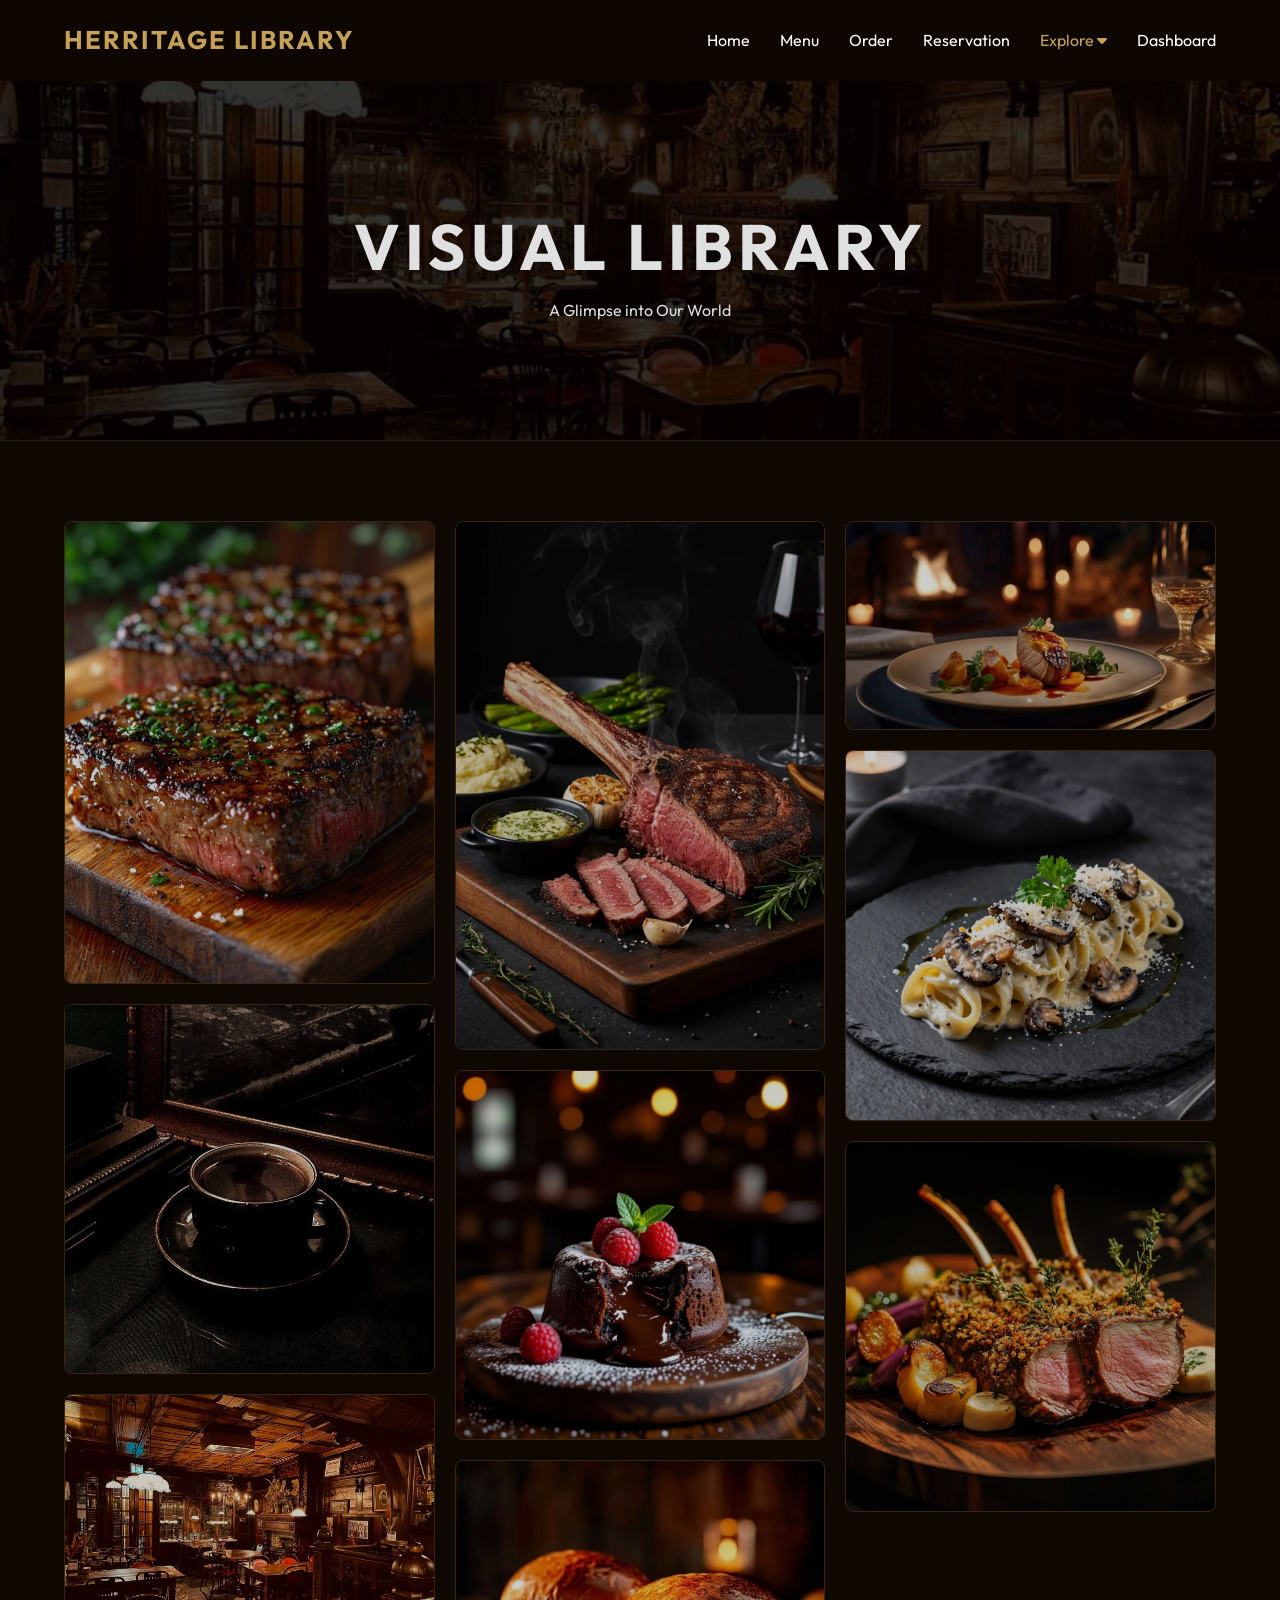
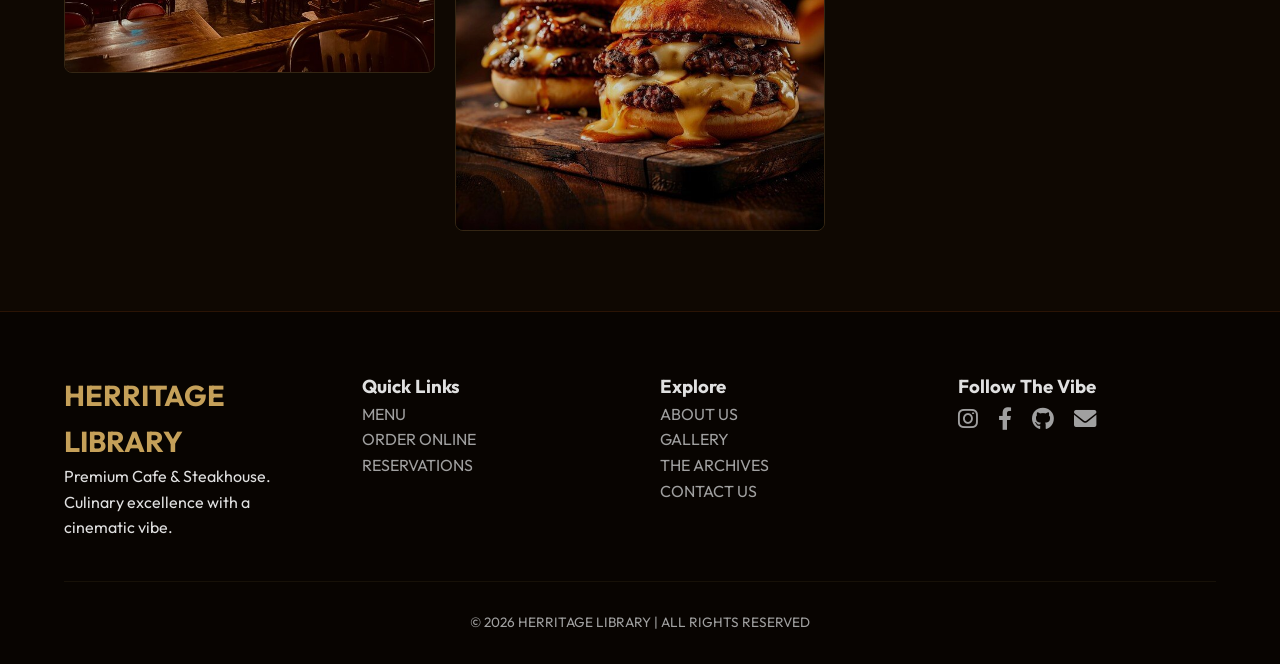
<file: gallery.html>
<!DOCTYPE html>
<html lang="en">
<head>
    <meta charset="UTF-8">
    <meta name="viewport" content="width=device-width, initial-scale=1.0">
    <title>Visual Gallery | Herritage Library</title>
    <link rel="stylesheet" href="https://cdnjs.cloudflare.com/ajax/libs/font-awesome/6.0.0/css/all.min.css">
    <link rel="stylesheet" href="style.css">
    <link rel="stylesheet" href="gallery.css">
</head>
<body>

<nav class="navbar" style="background: rgba(15, 8, 2, 0.95); position: fixed;">
    <a href="index.html" class="logo">HERRITAGE LIBRARY</a>
    <div class="nav-links" id="navLinks">
        <ul>
            <li><a href="index.html">Home</a></li>
            <li><a href="menu.html">Menu</a></li>
            <li><a href="order.html">Order</a></li>
            <li><a href="reservation.html">Reservation</a></li>
            <li class="dropdown">
                <a href="javascript:void(0)" class="dropbtn" style="color: #C5A059;">Explore <i class="fas fa-caret-down"></i></a>
                <div class="dropdown-content">
                    <a href="about.html">About Us</a>
                    <a href="gallery.html" style="color: #C5A059 !important;">Gallery</a>
                    <a href="blog.html">Blog</a>
                    <a href="contact.html">Contact</a>
                </div>
            </li>
            <li><a href="signin.html">Dashboard</a></li>
        </ul>
    </div>
    <img src="images/btn.png" alt="menu" class="menu-hamburger" onclick="toggleMenu()">
</nav>

<header class="gallery-hero animate-on-scroll">
  <div class="hero-content">
    <h1 style="letter-spacing: 5px;">Visual Library</h1>
    <p>A Glimpse into Our World</p>
  </div>
</header>

<section class="masonry-section">
    <div class="masonry-grid">
        <div class="masonry-item animate-on-scroll" onclick="openLightbox(this)">
            <img src="images/steak1.jpg" alt="Dry-Aged Ribeye">
            <div class="masonry-overlay">Dry-Aged Ribeye</div>
        </div>
        <div class="masonry-item animate-on-scroll delay-100" onclick="openLightbox(this)">
            <img src="images/coffee.jpg" alt="Vintage Espresso">
            <div class="masonry-overlay">Vintage Espresso</div>
        </div>
        <div class="masonry-item animate-on-scroll delay-200" onclick="openLightbox(this)">
            <img src="images/restaurent.jpg" alt="The Dining Room">
            <div class="masonry-overlay">The Dining Room</div>
        </div>
        <div class="masonry-item animate-on-scroll" onclick="openLightbox(this)">
            <img src="images/wagyu.jpg" alt="Wagyu Beef">
            <div class="masonry-overlay">Premium Wagyu</div>
        </div>
        <div class="masonry-item animate-on-scroll delay-100" onclick="openLightbox(this)">
            <img src="images/dessert.jpg" alt="Molten Chocolate">
            <div class="masonry-overlay">Molten Chocolate</div>
        </div>
        <div class="masonry-item animate-on-scroll delay-200" onclick="openLightbox(this)">
            <img src="images/burger.jpg" alt="Signature Burger">
            <div class="masonry-overlay">Signature Burger</div>
        </div>
        <div class="masonry-item animate-on-scroll" onclick="openLightbox(this)">
            <img src="images/seafood.jpg" alt="Atlantic Salmon">
            <div class="masonry-overlay">Atlantic Salmon</div>
        </div>
        <div class="masonry-item animate-on-scroll delay-100" onclick="openLightbox(this)">
            <img src="images/pasta.jpg" alt="Artisan Fettuccine">
            <div class="masonry-overlay">Artisan Fettuccine</div>
        </div>
        <div class="masonry-item animate-on-scroll delay-200" onclick="openLightbox(this)">
            <img src="images/lamb.jpg" alt="Herb-Crusted Lamb">
            <div class="masonry-overlay">Herb-Crusted Lamb</div>
        </div>
    </div>
</section>

<!-- The Lightbox Modal -->
<div id="myLightbox" class="lightbox">
  <span class="lightbox-close" onclick="closeLightbox()">&times;</span>
  <img class="lightbox-content" id="img01">
  <div id="caption" class="lightbox-caption"></div>
</div>

<footer class="main-footer animate-on-scroll">
    <div class="footer-container">
      <div class="footer-content">
        <div class="footer-section">
          <h2 class="footer-logo">HERRITAGE LIBRARY</h2>
          <p>Premium Cafe & Steakhouse. Culinary excellence with a cinematic vibe.</p>
        </div>
        <div class="footer-section footer-links">
          <h3>Quick Links</h3>
          <ul>
            <li><a href="menu.html">MENU</a></li>
            <li><a href="order.html">ORDER ONLINE</a></li>
            <li><a href="reservation.html">RESERVATIONS</a></li>
          </ul>
        </div>
        <div class="footer-section footer-links">
          <h3>Explore</h3>
          <ul>
            <li><a href="about.html">ABOUT US</a></li>
            <li><a href="gallery.html">GALLERY</a></li>
            <li><a href="blog.html">THE ARCHIVES</a></li>
            <li><a href="contact.html">CONTACT US</a></li>
          </ul>
        </div>
        <div class="footer-section footer-socials">
          <h3>Follow The Vibe</h3>
            <div class="social-icon-box">
            <a href="https://www.instagram.com/alw4ys.abdullaeh?igsh=eXpmMTRhaG44dWp1" class="social-icon"><i class="fab fa-instagram"></i></a>
            <a href="https://www.facebook.com" class="social-icon"><i class="fab fa-facebook-f"></i></a>
            <a href="https://github.com/devbyabdullaeh" class="social-icon github"><i class="fab fa-github"></i></a>
            <a href="muhammadabdullah46778@gmail.com" class="social-icon"><i class="fas fa-envelope"></i></a>
          </div>
        </div>
      </div>
      <div class="footer-bottom">
        <p>&copy; 2026 HERRITAGE LIBRARY | ALL RIGHTS RESERVED</p>
      </div>
    </div>
</footer>

<button id="scrollToTop" onclick="window.scrollTo({top:0,behavior:'smooth'})" title="Back to top"><i class="fas fa-chevron-up"></i></button>

<script src="animations.js"></script>
<script src="common.js"></script>
<script src="gallery-app.js"></script>
</body>
</html>
</file>
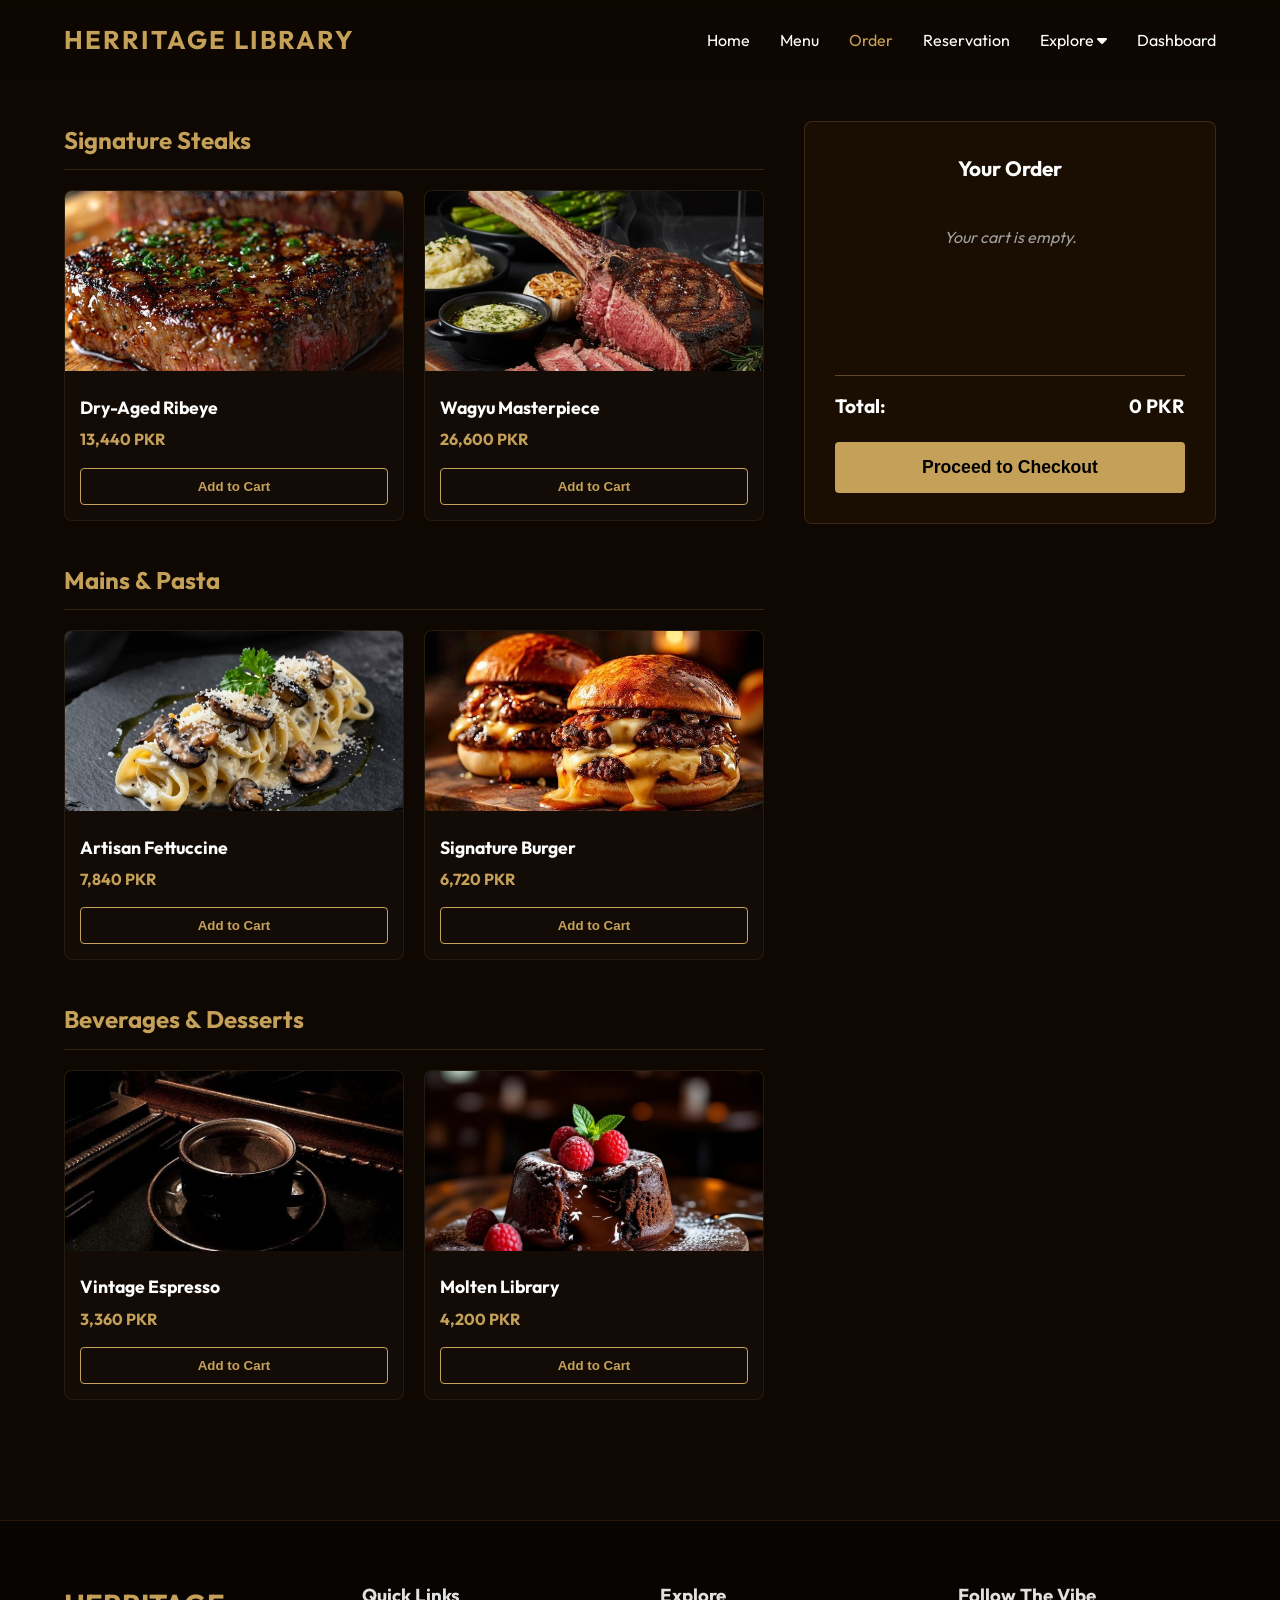
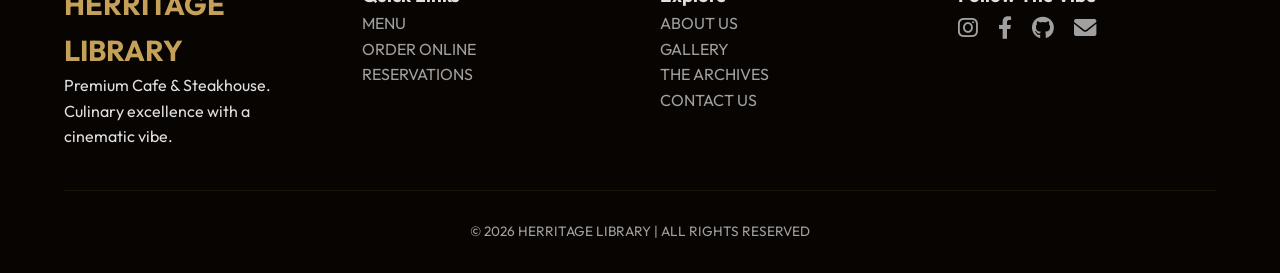
<file: order.html>
<!DOCTYPE html>
<html lang="en">
<head>
    <meta charset="UTF-8">
    <meta name="viewport" content="width=device-width, initial-scale=1.0">
    <title>Order Online | Herritage Library</title>
    <link rel="stylesheet" href="https://cdnjs.cloudflare.com/ajax/libs/font-awesome/6.0.0/css/all.min.css">
    <link rel="stylesheet" href="style.css">
    <link rel="stylesheet" href="order.css">
</head>
<body>

<nav class="navbar" style="background: rgba(15, 8, 2, 0.95); position: fixed;">
    <a href="index.html" class="logo">HERRITAGE LIBRARY</a>
    <div class="nav-links" id="navLinks">
        <ul>
            <li><a href="index.html">Home</a></li>
            <li><a href="menu.html">Menu</a></li>
            <li><a href="order.html" style="color: #C5A059;">Order</a></li>
            <li><a href="reservation.html">Reservation</a></li>
            <li class="dropdown">
                <a href="javascript:void(0)" class="dropbtn">Explore <i class="fas fa-caret-down"></i></a>
                <div class="dropdown-content">
                    <a href="about.html">About Us</a>
                    <a href="gallery.html">Gallery</a>
                    <a href="blog.html">Blog</a>
                    <a href="contact.html">Contact</a>
                </div>
            </li>
            <li><a href="signin.html">Dashboard</a></li>
        </ul>
    </div>
    <img src="images/btn.png" alt="menu" class="menu-hamburger" onclick="toggleMenu()">
</nav>

<section class="order-section animate-on-scroll delay-100">
    <!-- Menu Grid -->
    <div class="order-menu">
        <h2 class="category-title">Signature Steaks</h2>
        <div class="order-grid">
            <div class="order-card">
                <img src="images/steak1.jpg" alt="Ribeye">
                <div class="order-card-content">
                    <h3>Dry-Aged Ribeye</h3>
                    <span class="order-price">13,440 PKR</span>
                    <button class="add-to-cart-btn" onclick="addToCart('Dry-Aged Ribeye', 13440)">Add to Cart</button>
                </div>
            </div>
            <div class="order-card">
                <img src="images/wagyu.jpg" alt="Wagyu">
                <div class="order-card-content">
                    <h3>Wagyu Masterpiece</h3>
                    <span class="order-price">26,600 PKR</span>
                    <button class="add-to-cart-btn" onclick="addToCart('Wagyu Masterpiece', 26600)">Add to Cart</button>
                </div>
            </div>
        </div>

        <h2 class="category-title">Mains & Pasta</h2>
        <div class="order-grid">
            <div class="order-card">
                <img src="images/pasta.jpg" alt="Pasta">
                <div class="order-card-content">
                    <h3>Artisan Fettuccine</h3>
                    <span class="order-price">7,840 PKR</span>
                    <button class="add-to-cart-btn" onclick="addToCart('Artisan Fettuccine', 7840)">Add to Cart</button>
                </div>
            </div>
            <div class="order-card">
                <img src="images/burger.jpg" alt="Burger">
                <div class="order-card-content">
                    <h3>Signature Burger</h3>
                    <span class="order-price">6,720 PKR</span>
                    <button class="add-to-cart-btn" onclick="addToCart('Signature Burger', 6720)">Add to Cart</button>
                </div>
            </div>
        </div>
        
        <h2 class="category-title">Beverages & Desserts</h2>
        <div class="order-grid">
            <div class="order-card">
                <img src="images/coffee.jpg" alt="Coffee">
                <div class="order-card-content">
                    <h3>Vintage Espresso</h3>
                    <span class="order-price">3,360 PKR</span>
                    <button class="add-to-cart-btn" onclick="addToCart('Vintage Espresso', 3360)">Add to Cart</button>
                </div>
            </div>
            <div class="order-card">
                <img src="images/dessert.jpg" alt="Dessert">
                <div class="order-card-content">
                    <h3>Molten Library</h3>
                    <span class="order-price">4,200 PKR</span>
                    <button class="add-to-cart-btn" onclick="addToCart('Molten Library', 4200)">Add to Cart</button>
                </div>
            </div>
        </div>
    </div>

    <!-- Order Summary Sidebar -->
    <div class="order-summary">
        <h3 class="summary-title">Your Order</h3>
        <div class="cart-items" id="cartItems">
            <div class="empty-cart-msg" id="emptyCartMsg">Your cart is empty.</div>
            <!-- Cart items will be injected here via JS -->
        </div>
        <div class="cart-total">
            <span>Total:</span>
            <span id="cartTotalVal">0 PKR</span>
        </div>
        <button class="checkout-btn" onclick="checkout()">Proceed to Checkout</button>
    </div>
</section>

<!-- Receipt Modal -->
<div id="receiptModal" class="modal">
    <div class="receipt-card">
        <div class="receipt-header">
            <h2>HERRITAGE LIBRARY</h2>
            <p>THE CULINARY CHRONICLES</p>
            <div class="divider"></div>
            <h3>OFFICIAL RECEIPT</h3>
        </div>
        
        <div class="receipt-info">
            <p><strong>Order ID:</strong> <span id="receiptID">#HL-1024</span></p>
            <p><strong>Date:</strong> <span id="receiptDate">2026-05-13</span></p>
        </div>

        <div class="divider"></div>

        <div id="receiptItems" class="receipt-items-list">
            <!-- Items will be injected here -->
        </div>

        <div class="divider"></div>

        <div class="receipt-total">
            <span>TOTAL AMOUNT</span>
            <span id="receiptTotalVal">0 PKR</span>
        </div>

        <div class="receipt-footer">
            <p>Thank you for dining with us!</p>
            <p>Please present this digital receipt upon delivery.</p>
            <button class="close-receipt-btn" onclick="closeReceipt()">Close & Clear Cart</button>
        </div>
    </div>
</div>

<footer class="main-footer animate-on-scroll">
    <div class="footer-container">
      <div class="footer-content">
        <div class="footer-section">
          <h2 class="footer-logo">HERRITAGE LIBRARY</h2>
          <p>Premium Cafe & Steakhouse. Culinary excellence with a cinematic vibe.</p>
        </div>
        <div class="footer-section footer-links">
          <h3>Quick Links</h3>
          <ul>
            <li><a href="menu.html">MENU</a></li>
            <li><a href="order.html">ORDER ONLINE</a></li>
            <li><a href="reservation.html">RESERVATIONS</a></li>
          </ul>
        </div>
        <div class="footer-section footer-links">
          <h3>Explore</h3>
          <ul>
            <li><a href="about.html">ABOUT US</a></li>
            <li><a href="gallery.html">GALLERY</a></li>
            <li><a href="blog.html">THE ARCHIVES</a></li>
            <li><a href="contact.html">CONTACT US</a></li>
          </ul>
        </div>
        <div class="footer-section footer-socials">
          <h3>Follow The Vibe</h3>
            <div class="social-icon-box">
            <a href="https://www.instagram.com/alw4ys.abdullaeh?igsh=eXpmMTRhaG44dWp1" class="social-icon"><i class="fab fa-instagram"></i></a>
            <a href="https://www.facebook.com" class="social-icon"><i class="fab fa-facebook-f"></i></a>
            <a href="https://github.com/devbyabdullaeh" class="social-icon github"><i class="fab fa-github"></i></a>
            <a href="muhammadabdullah46778@gmail.com" class="social-icon"><i class="fas fa-envelope"></i></a>
          </div>
        </div>
      </div>
      <div class="footer-bottom">
        <p>&copy; 2026 HERRITAGE LIBRARY | ALL RIGHTS RESERVED</p>
      </div>
    </div>
</footer>

<button id="scrollToTop" onclick="window.scrollTo({top:0,behavior:'smooth'})" title="Back to top"><i class="fas fa-chevron-up"></i></button>

<script src="animations.js"></script>
<script src="common.js"></script>
<script src="order-app.js"></script>

</body>
</html>
</file>
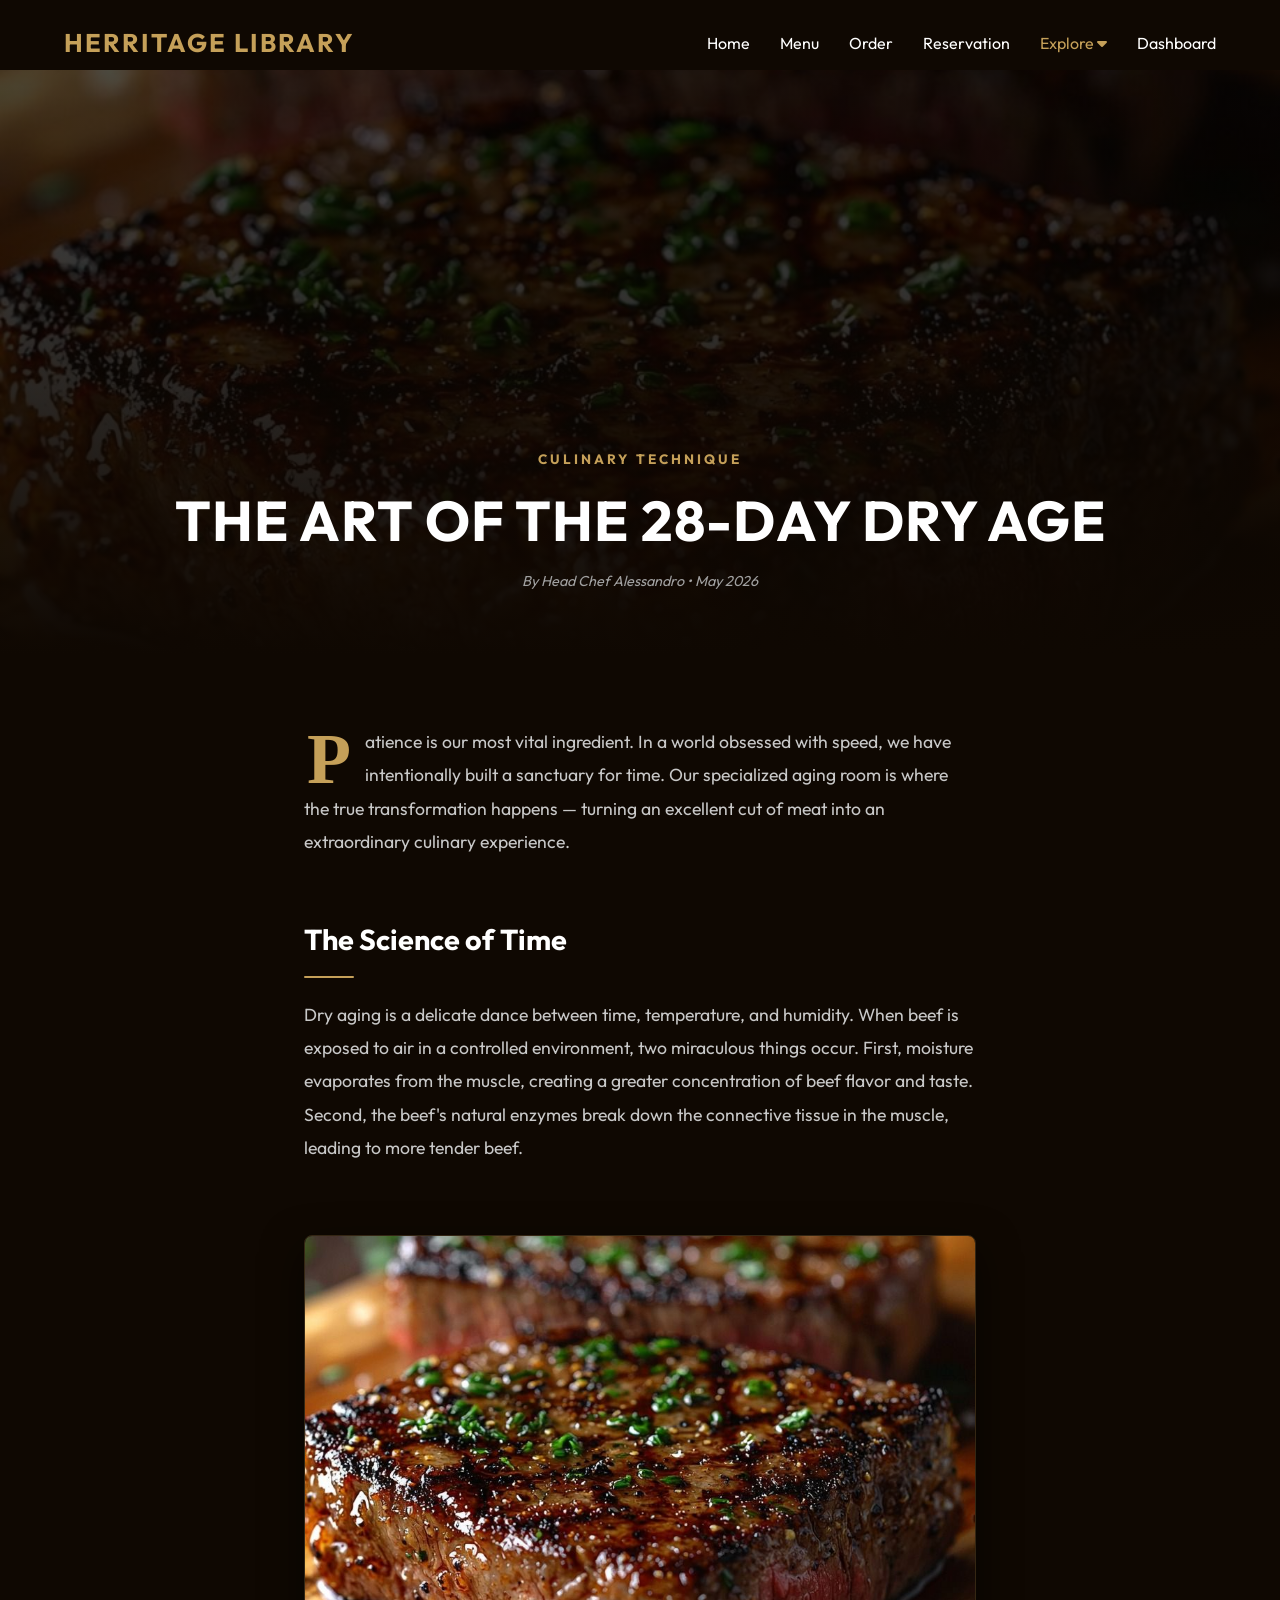
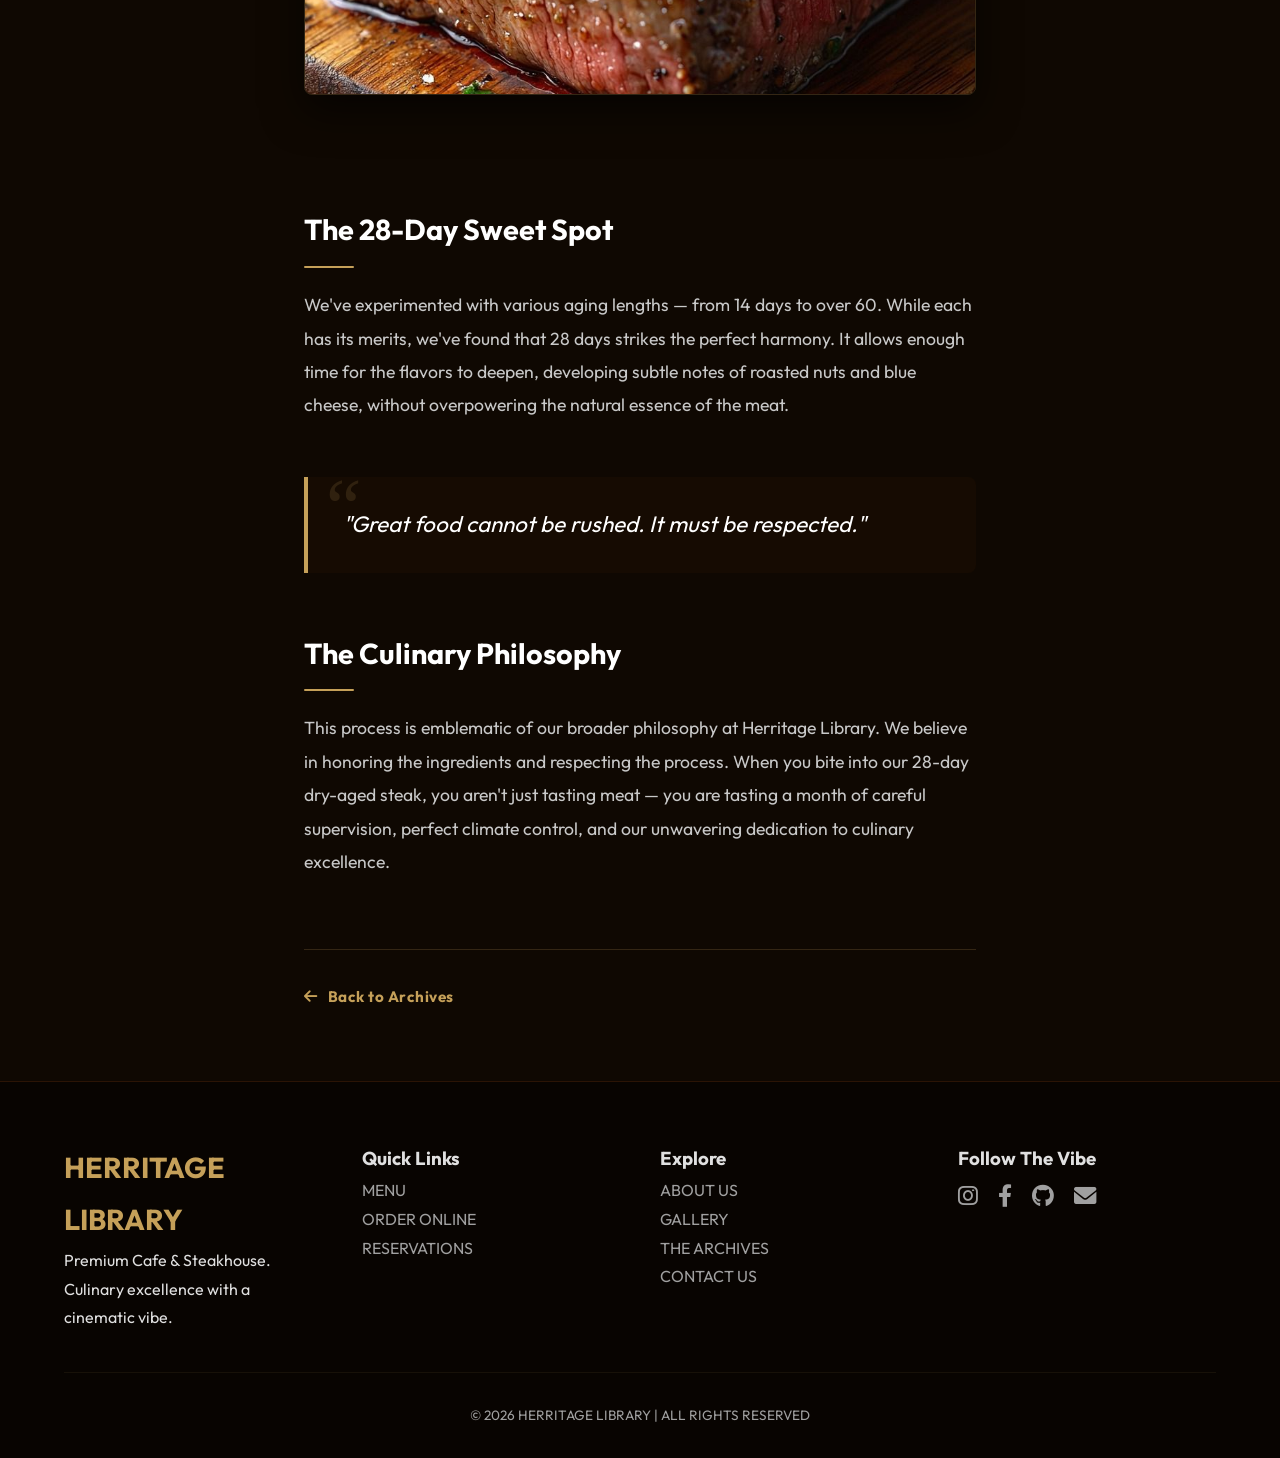
<file: read_chapter.html>
<!DOCTYPE html>
<html lang="en">
<head>
    <meta charset="UTF-8">
    <meta name="viewport" content="width=device-width, initial-scale=1.0">
    <title>Read Chapter | Herritage Library</title>
    <link rel="stylesheet" href="https://cdnjs.cloudflare.com/ajax/libs/font-awesome/6.0.0/css/all.min.css">
    <link rel="stylesheet" href="style.css">
    <link rel="stylesheet" href="read_chapter.css">
</head>
<body>

<nav class="navbar" id="mainNav">
    <a href="index.html" class="logo">HERRITAGE LIBRARY</a>
    <div class="nav-links" id="navLinks">
        <ul>
            <li><a href="index.html">Home</a></li>
            <li><a href="menu.html">Menu</a></li>
            <li><a href="order.html">Order</a></li>
            <li><a href="reservation.html">Reservation</a></li>
            <li class="dropdown">
                <a href="javascript:void(0)" class="dropbtn" style="color: #C5A059;">Explore <i class="fas fa-caret-down"></i></a>
                <div class="dropdown-content">
                    <a href="about.html">About Us</a>
                    <a href="gallery.html">Gallery</a>
                    <a href="blog.html" style="color: #C5A059 !important;">Blog</a>
                    <a href="contact.html">Contact</a>
                </div>
            </li>
            <li><a href="signin.html">Dashboard</a></li>
        </ul>
    </div>
    <img src="images/btn.png" alt="menu" class="menu-hamburger" onclick="toggleMenu()">
</nav>

<!-- Hero — populated by JS -->
<header class="chapter-hero animate-on-scroll" id="chapterHero">
  <div class="hero-content" id="chapterHeroContent">
    <!-- JS fills this -->
  </div>
</header>

<main class="chapter-content animate-on-scroll delay-100">
    <article class="reading-container" id="articleBody">
        <!-- JS fills this -->
    </article>
</main>

<footer class="main-footer animate-on-scroll">
    <div class="footer-container">
      <div class="footer-content">
        <div class="footer-section">
          <h2 class="footer-logo">HERRITAGE LIBRARY</h2>
          <p>Premium Cafe &amp; Steakhouse. Culinary excellence with a cinematic vibe.</p>
        </div>
        <div class="footer-section footer-links">
          <h3>Quick Links</h3>
          <ul>
            <li><a href="menu.html">MENU</a></li>
            <li><a href="order.html">ORDER ONLINE</a></li>
            <li><a href="reservation.html">RESERVATIONS</a></li>
          </ul>
        </div>
        <div class="footer-section footer-links">
          <h3>Explore</h3>
          <ul>
            <li><a href="about.html">ABOUT US</a></li>
            <li><a href="gallery.html">GALLERY</a></li>
            <li><a href="blog.html">THE ARCHIVES</a></li>
            <li><a href="contact.html">CONTACT US</a></li>
          </ul>
        </div>
        <div class="footer-section footer-socials">
          <h3>Follow The Vibe</h3>
            <div class="social-icon-box">
            <a href="https://www.instagram.com/alw4ys.abdullaeh?igsh=eXpmMTRhaG44dWp1" class="social-icon"><i class="fab fa-instagram"></i></a>
            <a href="https://www.facebook.com" class="social-icon"><i class="fab fa-facebook-f"></i></a>
            <a href="https://github.com/devbyabdullaeh" class="social-icon github"><i class="fab fa-github"></i></a>
            <a href="muhammadabdullah46778@gmail.com" class="social-icon"><i class="fas fa-envelope"></i></a>
          </div>
        </div>
      </div>
      <div class="footer-bottom">
        <p>&copy; 2026 HERRITAGE LIBRARY | ALL RIGHTS RESERVED</p>
      </div>
    </div>
</footer>

<button id="scrollToTop" onclick="window.scrollTo({top:0,behavior:'smooth'})" title="Back to top"><i class="fas fa-chevron-up"></i></button>

<script src="animations.js"></script>
<script src="common.js"></script>
<script src="read-chapter-app.js"></script>
</body>
</html>
</file>
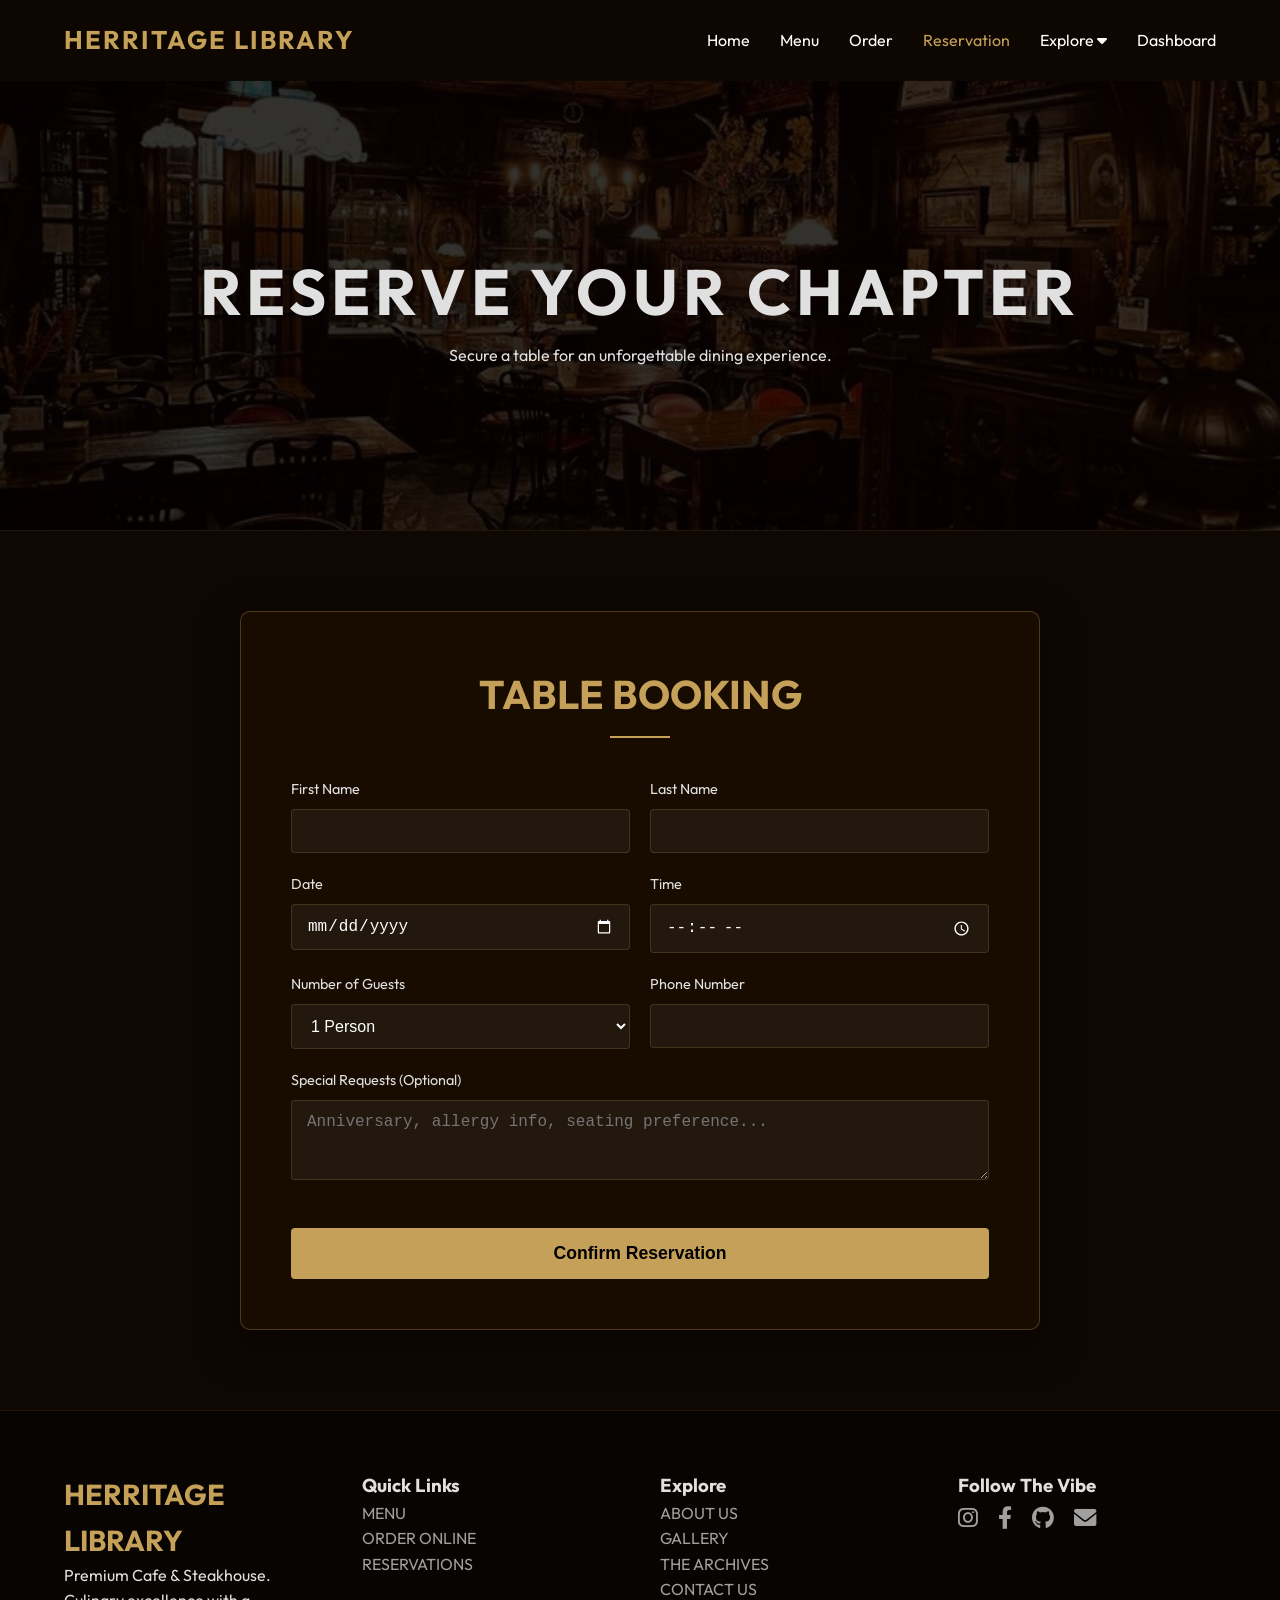
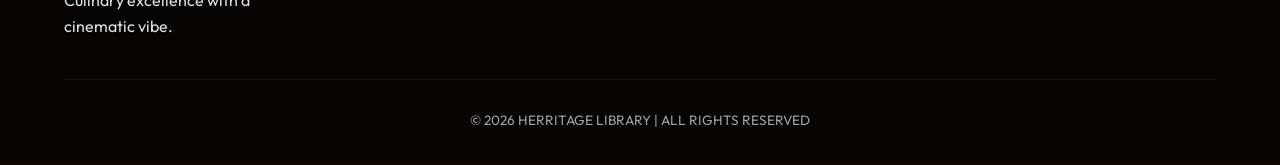
<file: reservation.html>
<!DOCTYPE html>
<html lang="en">
<head>
    <meta charset="UTF-8">
    <meta name="viewport" content="width=device-width, initial-scale=1.0">
    <title>Book a Table | Herritage Library</title>
    <link rel="stylesheet" href="https://cdnjs.cloudflare.com/ajax/libs/font-awesome/6.0.0/css/all.min.css">
    <link rel="stylesheet" href="style.css">
    <link rel="stylesheet" href="reservation.css">
</head>
<body>

<nav class="navbar" style="background: rgba(15, 8, 2, 0.95); position: fixed;">
    <a href="index.html" class="logo">HERRITAGE LIBRARY</a>
    <div class="nav-links" id="navLinks">
        <ul>
            <li><a href="index.html">Home</a></li>
            <li><a href="menu.html">Menu</a></li>
            <li><a href="order.html">Order</a></li>
            <li><a href="reservation.html" style="color: #C5A059;">Reservation</a></li>
            <li class="dropdown">
                <a href="javascript:void(0)" class="dropbtn">Explore <i class="fas fa-caret-down"></i></a>
                <div class="dropdown-content">
                    <a href="about.html">About Us</a>
                    <a href="gallery.html">Gallery</a>
                    <a href="blog.html">Blog</a>
                    <a href="contact.html">Contact</a>
                </div>
            </li>
            <li><a href="signin.html">Dashboard</a></li>
        </ul>
    </div>
    <img src="images/btn.png" alt="menu" class="menu-hamburger" onclick="toggleMenu()">
</nav>

<header class="reservation-hero animate-on-scroll">
  <div class="hero-content">
    <h1 style="letter-spacing: 5px;">Reserve Your Chapter</h1>
    <p>Secure a table for an unforgettable dining experience.</p>
  </div>
</header>

<section class="reservation-section animate-on-scroll">
    <div class="reservation-container">
        <h2 class="section-title">Table Booking</h2>
        <form id="reservationForm" onsubmit="handleReservation(event)">
            <div class="res-grid">
                <div class="input-group">
                    <label>First Name</label>
                    <input type="text" required>
                </div>
                <div class="input-group">
                    <label>Last Name</label>
                    <input type="text" required>
                </div>
                <div class="input-group">
                    <label>Date</label>
                    <input type="date" required>
                </div>
                <div class="input-group">
                    <label>Time</label>
                    <input type="time" required>
                </div>
                <div class="input-group">
                    <label>Number of Guests</label>
                    <select required>
                        <option value="1">1 Person</option>
                        <option value="2">2 People</option>
                        <option value="3">3 People</option>
                        <option value="4">4 People</option>
                        <option value="5+">5+ People (Private Room)</option>
                    </select>
                </div>
                <div class="input-group">
                    <label>Phone Number</label>
                    <input type="tel" required>
                </div>
                <div class="input-group res-full">
                    <label>Special Requests (Optional)</label>
                    <textarea rows="3" placeholder="Anniversary, allergy info, seating preference..."></textarea>
                </div>
            </div>
            <button type="submit" class="btn-book">Confirm Reservation</button>
        </form>
    </div>
</section>

<footer class="main-footer animate-on-scroll">
    <div class="footer-container">
      <div class="footer-content">
        <div class="footer-section">
          <h2 class="footer-logo">HERRITAGE LIBRARY</h2>
          <p>Premium Cafe & Steakhouse. Culinary excellence with a cinematic vibe.</p>
        </div>
        <div class="footer-section footer-links">
          <h3>Quick Links</h3>
          <ul>
            <li><a href="menu.html">MENU</a></li>
            <li><a href="order.html">ORDER ONLINE</a></li>
            <li><a href="reservation.html">RESERVATIONS</a></li>
          </ul>
        </div>
        <div class="footer-section footer-links">
          <h3>Explore</h3>
          <ul>
            <li><a href="about.html">ABOUT US</a></li>
            <li><a href="gallery.html">GALLERY</a></li>
            <li><a href="blog.html">THE ARCHIVES</a></li>
            <li><a href="contact.html">CONTACT US</a></li>
          </ul>
        </div>
        <div class="footer-section footer-socials">
          <h3>Follow The Vibe</h3>
            <div class="social-icon-box">
            <a href="https://www.instagram.com/alw4ys.abdullaeh?igsh=eXpmMTRhaG44dWp1" class="social-icon"><i class="fab fa-instagram"></i></a>
            <a href="https://www.facebook.com" class="social-icon"><i class="fab fa-facebook-f"></i></a>
            <a href="https://github.com/devbyabdullaeh" class="social-icon github"><i class="fab fa-github"></i></a>
            <a href="muhammadabdullah46778@gmail.com" class="social-icon"><i class="fas fa-envelope"></i></a>
          </div>
        </div>
      </div>
      <div class="footer-bottom">
        <p>&copy; 2026 HERRITAGE LIBRARY | ALL RIGHTS RESERVED</p>
      </div>
    </div>
</footer>

<button id="scrollToTop" onclick="window.scrollTo({top:0,behavior:'smooth'})" title="Back to top"><i class="fas fa-chevron-up"></i></button>

<script src="animations.js"></script>
<script src="common.js"></script>
<script src="reservation-app.js"></script>
</body>
</html>
</file>
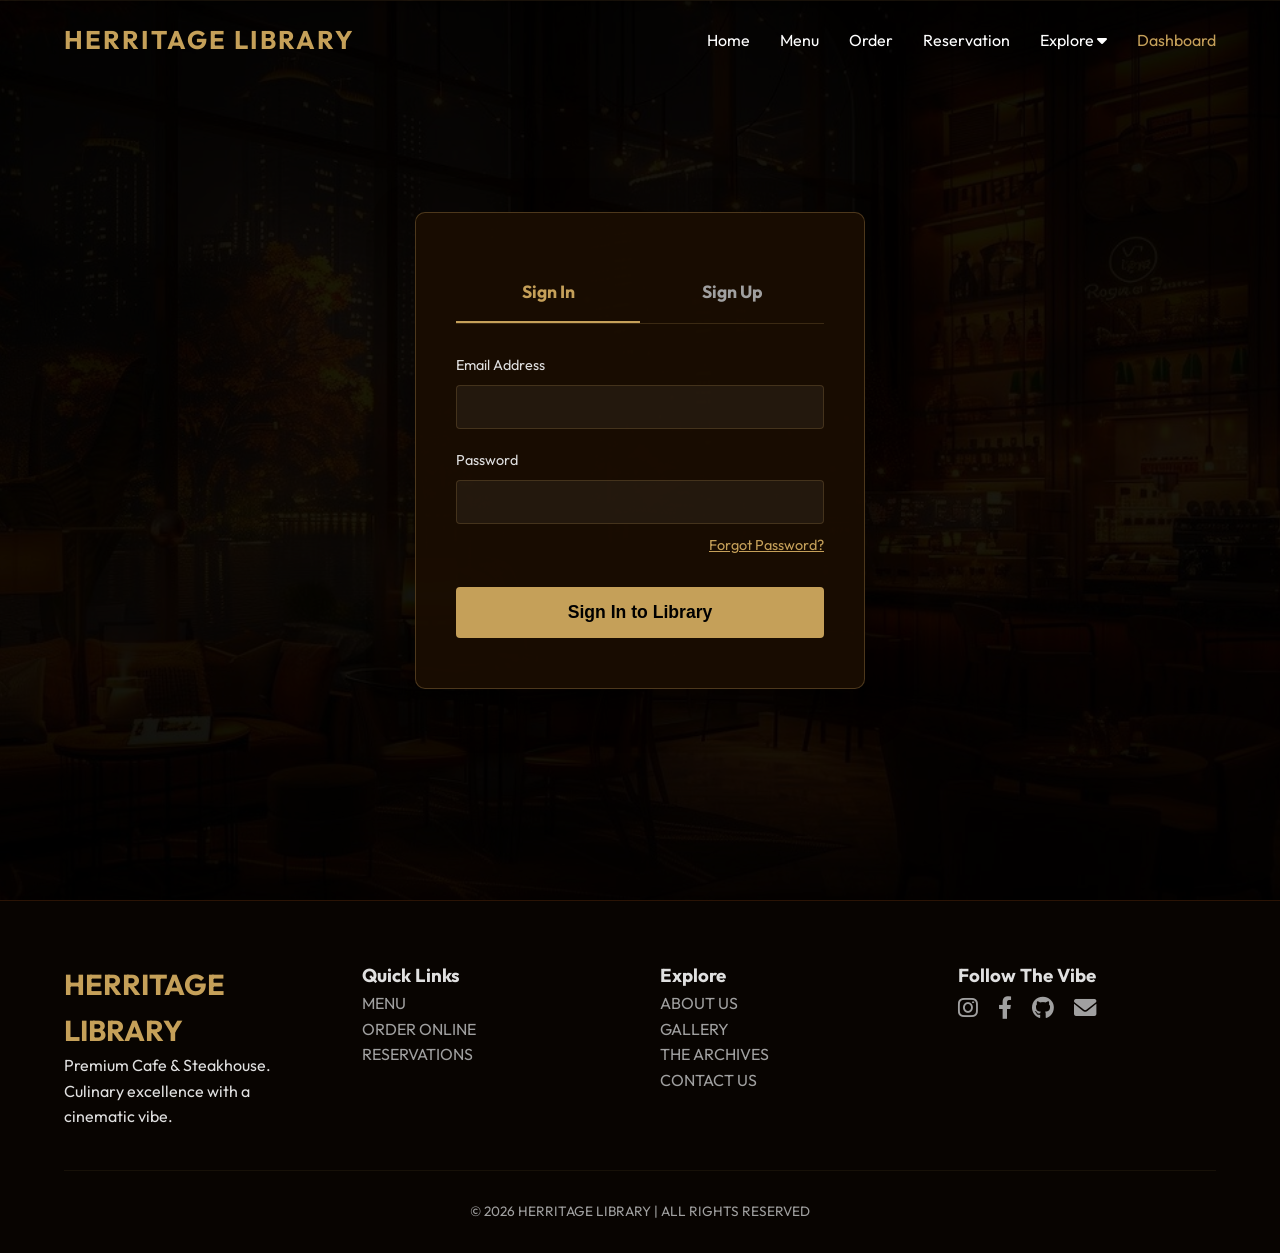
<file: signin.html>
<!DOCTYPE html>
<html lang="en">
<head>
    <meta charset="UTF-8">
    <meta name="viewport" content="width=device-width, initial-scale=1.0">
    <title>Sign In | Herritage Library</title>
    <link rel="stylesheet" href="https://cdnjs.cloudflare.com/ajax/libs/font-awesome/6.0.0/css/all.min.css">
    <link rel="stylesheet" href="style.css">
    <link rel="stylesheet" href="signin.css">
</head>
<body>

<nav class="navbar">
    <a href="index.html" class="logo">HERRITAGE LIBRARY</a>
    <div class="nav-links" id="navLinks">
        <ul>
            <li><a href="index.html">Home</a></li>
            <li><a href="menu.html">Menu</a></li>
            <li><a href="order.html">Order</a></li>
            <li><a href="reservation.html">Reservation</a></li>
            <li class="dropdown">
                <a href="javascript:void(0)" class="dropbtn">Explore <i class="fas fa-caret-down"></i></a>
                <div class="dropdown-content">
                    <a href="about.html">About Us</a>
                    <a href="gallery.html">Gallery</a>
                    <a href="blog.html">Blog</a>
                    <a href="contact.html">Contact</a>
                </div>
            </li>
            <li><a href="signin.html" style="color: #C5A059;">Dashboard</a></li>
        </ul>
    </div>
    <img src="images/btn.png" alt="menu" class="menu-hamburger" onclick="toggleMenu()">
</nav>

<section class="auth-section">
    <div class="auth-container">
        <div id="successMsg" class="success-message">Authentication Successful!</div>
        
        <div class="auth-tabs">
            <div class="auth-tab active" onclick="switchTab('signin')">Sign In</div>
            <div class="auth-tab" onclick="switchTab('signup')">Sign Up</div>
        </div>

        <!-- Sign In Form -->
        <form id="signinForm" class="auth-form active" onsubmit="handleAuth(event, 'Sign In')">
            <div class="input-group">
                <label for="signinEmail">Email Address</label>
                <input type="email" id="signinEmail" required>
            </div>
            <div class="input-group">
                <label for="signinPassword">Password</label>
                <input type="password" id="signinPassword" required>
            </div>
            <div class="auth-footer" style="text-align: right; margin-top: -10px; margin-bottom: 20px;">
                <a href="#">Forgot Password?</a>
            </div>
            <button type="submit" class="auth-btn">Sign In to Library</button>
        </form>

        <!-- Sign Up Form -->
        <form id="signupForm" class="auth-form" onsubmit="handleAuth(event, 'Sign Up')">
            <div class="input-group">
                <label for="signupName">Full Name</label>
                <input type="text" id="signupName" required>
            </div>
            <div class="input-group">
                <label for="signupEmail">Email Address</label>
                <input type="email" id="signupEmail" required>
            </div>
            <div class="input-group">
                <label for="signupPassword">Password</label>
                <input type="password" id="signupPassword" required>
            </div>
            <button type="submit" class="auth-btn">Join The Legacy</button>
        </form>
    </div>
</section>
<footer class="main-footer animate-on-scroll">
    <div class="footer-container">
      <div class="footer-content">
        <div class="footer-section">
          <h2 class="footer-logo">HERRITAGE LIBRARY</h2>
          <p>Premium Cafe & Steakhouse. Culinary excellence with a cinematic vibe.</p>
        </div>
        <div class="footer-section footer-links">
          <h3>Quick Links</h3>
          <ul>
            <li><a href="menu.html">MENU</a></li>
            <li><a href="order.html">ORDER ONLINE</a></li>
            <li><a href="reservation.html">RESERVATIONS</a></li>
          </ul>
        </div>
        <div class="footer-section footer-links">
          <h3>Explore</h3>
          <ul>
            <li><a href="about.html">ABOUT US</a></li>
            <li><a href="gallery.html">GALLERY</a></li>
            <li><a href="blog.html">THE ARCHIVES</a></li>
            <li><a href="contact.html">CONTACT US</a></li>
          </ul>
        </div>
        <div class="footer-section footer-socials">
          <h3>Follow The Vibe</h3>
          <div class="social-icon-box">
            <a href="https://www.instagram.com/alw4ys.abdullaeh?igsh=eXpmMTRhaG44dWp1" class="social-icon"><i class="fab fa-instagram"></i></a>
            <a href="https://www.facebook.com" class="social-icon"><i class="fab fa-facebook-f"></i></a>
            <a href="https://github.com/devbyabdullaeh" class="social-icon github"><i class="fab fa-github"></i></a>
            <a href="muhammadabdullah46778@gmail.com" class="social-icon"><i class="fas fa-envelope"></i></a>
          </div>
        </div>
      </div>
      <div class="footer-bottom">
        <p>&copy; 2026 HERRITAGE LIBRARY | ALL RIGHTS RESERVED</p>
      </div>
    </div>
</footer>

<button id="scrollToTop" onclick="window.scrollTo({top:0,behavior:'smooth'})" title="Back to top"><i class="fas fa-chevron-up"></i></button>

<script src="animations.js"></script>
<script src="common.js"></script>
<script src="signin-app.js"></script>

</body>
</html>
</file>
<file: style.css>
@import url('https://fonts.googleapis.com/css2?family=Outfit:wght@300;400;600;700&display=swap');

:root {
  --bg-dark: #0f0802;
  --bg-section: #1a0d02;
  --bg-section-alt: #221204;
  --bg-section-soft: #140a02;
  --accent-gold: #C5A059;
  --text-light: #e0e0e0;
  --text-muted: #a0a0a0;
}

* {
  margin: 0;
  padding: 0;
  box-sizing: border-box;
  text-decoration: none;
  list-style: none;
  -webkit-tap-highlight-color: transparent; /* Removes blue tap on mobile */
}

*:focus {
  outline: none; /* Removes blue border on click */
}

body {
  font-family: 'Outfit', 'Segoe UI', serif;
  background-color: var(--bg-dark);
  color: var(--text-light);
  overflow-x: hidden;
  line-height: 1.6;
  scroll-behavior: smooth;
}


.navbar {
  position: fixed;
  top: 0;
  width: 100%;
  padding: 20px 5%;
  display: flex;
  justify-content: space-between;
  align-items: center;
  z-index: 1000;
  transition: background 0.4s ease, padding 0.4s ease;
  background: transparent;
}

.navbar.scrolled {
  background: rgba(15, 8, 2, 0.97) !important;
  padding: 15px 5%;
  box-shadow: 0 2px 20px rgba(0,0,0,0.5);
}



.navbar .logo {
  font-size: 1.6rem;
  font-weight: bold;
  color: var(--accent-gold);
  letter-spacing: 2px;
}

.nav-links ul {
  display: flex;
}

.nav-links ul li {
  margin-left: 30px;
}

.nav-links ul li a {
  color: #fff;
  transition: 0.3s;
}

.nav-links ul li a:hover {
  color: var(--accent-gold);
}

.menu-hamburger {
  width: 35px;
  display: none;
  cursor: pointer;
  /* Image ko gold karne ke liye filter */
  filter: invert(72%) sepia(16%) saturate(1005%) hue-rotate(352deg) brightness(89%) contrast(83%);
}

.close-menu {
    display: none; /* Only shows on mobile */
    position: absolute;
    top: 30px;
    right: 30px;
    font-size: 2rem;
    color: var(--accent-gold);
    cursor: pointer;
}

@media (max-width: 700px) {
    .close-menu {
        display: block;
    }
}


header {
  height: 100vh;
  background: linear-gradient(rgba(0,0,0,0.7), rgba(0,0,0,0.7)), url('images/steakhouse.png');
  background-size: cover;
  background-position: center;
  display: flex;
  justify-content: center;
  align-items: center;
  text-align: center;
}

.hero-content h1 {
  font-size: clamp(2.5rem, 5vw, 4rem);
  text-transform: uppercase;
}

.btn {
  padding: 12px 35px;
  background: var(--accent-gold);
  color: #000;
  font-weight: bold;
  border-radius: 4px;
  transition: 0.3s;
  display: inline-block;
  margin-top: 20px;
}

.btn:hover {
  background: #d4b475;
  transform: translateY(-3px);
}


section {
  padding: 80px 5%;
  border-top: 1px solid rgba(197, 160, 89, 0.1);
}


.about {
  background: var(--bg-section);
}

.chapters {
  background: linear-gradient(to bottom, #221204, #140a02);
}

.gallery {
  background: var(--bg-section);
}


.section-title {
  font-size: 2.5rem;
  color: var(--accent-gold);
  text-align: center;
  text-transform: uppercase;
  margin-bottom: 40px;
  position: relative;
}

.section-title::after {
  content: "";
  width: 60px;
  height: 2px;
  background: var(--accent-gold);
  display: block;
  margin: 10px auto 0;
}

.section-subtitle {
  text-align: center;
  margin-top: -30px;
  margin-bottom: 50px;
  color: var(--text-muted);
  font-style: italic;
}


.about-container {
  display: flex;
  gap: 40px;
  align-items: center;
  background: rgba(255,255,255,0.02);
  padding: 30px;
  border-radius: 10px;
}

.about-text {
  flex: 1;
}

.about-img {
  flex: 1;
}

.about-img img {
  width: 100%;
  border-radius: 10px;
}


.chapter-container {
  display: grid;
  grid-template-columns: repeat(4, 1fr);
  gap: 20px;
}

.chapter {
  background: var(--bg-section-soft);
  padding: 20px;
  border: 1px solid rgba(197, 160, 89, 0.1);
  transition: 0.4s ease;
  display: flex;
  flex-direction: column;
  cursor: pointer;
}

.chapter:hover {
  border-color: var(--accent-gold);
  transform: translateY(-10px);
  background: #1a0d02;
}

.chapter-img {
  width: 100%;
  height: 160px;
  overflow: hidden;
  margin-bottom: 15px;
  border: 1px solid rgba(197, 160, 89, 0.2);
}

.chapter-img img {
  width: 100%;
  height: 100%;
  object-fit: cover;
  filter: sepia(40%);
  transition: 0.6s;
}

.chapter:hover .chapter-img img {
  filter: sepia(0%);
  transform: scale(1.1);
}

.chapter-badge {
  color: var(--accent-gold);
  font-size: 0.7rem;
  font-weight: bold;
  border-bottom: 1px solid var(--accent-gold);
  margin-bottom: 10px;
  align-self: flex-start;
}

.chapter h4 {
  font-size: 1.3rem;
  color: var(--accent-gold);
  margin-bottom: 10px;
  font-family: 'Georgia', serif;
}

.history-text {
  color: var(--text-muted);
  font-size: 0.85rem;
  line-height: 1.6;
  border-left: 2px solid var(--accent-gold);
  padding-left: 10px;
}


.gallery-box {
  display: grid;
  grid-template-columns: repeat(4, 1fr);
  gap: 10px;
}

.gallery-box img {
  width: 100%;
  height: 200px;
  object-fit: cover;
  filter: brightness(0.7);
  transition: 0.4s;
}

.gallery-box img:hover {
  filter: brightness(1);
  transform: scale(1.05);
}


.main-footer {
  background: #080401;
  padding: 60px 5% 30px;
  border-top: 1px solid #2b1405;
}

.footer-links ul li a {
  color: var(--text-muted) !important;
  transition: color 0.3s;
}

.footer-links ul li a:hover {
  color: var(--accent-gold) !important;
}

.footer-bottom p {
  color: var(--text-muted);
  font-size: 0.85rem;
  text-align: center;
  padding-top: 30px;
  border-top: 1px solid rgba(197, 160, 89, 0.08);
  margin-top: 40px;
}

/* Scroll to Top Button */
#scrollToTop {
  position: fixed;
  bottom: 35px;
  right: 35px;
  width: 48px;
  height: 48px;
  background: var(--accent-gold);
  color: #000;
  border: none;
  border-radius: 50%;
  font-size: 1.1rem;
  cursor: pointer;
  display: none;
  align-items: center;
  justify-content: center;
  z-index: 999;
  box-shadow: 0 4px 15px rgba(197, 160, 89, 0.4);
  transition: transform 0.3s, opacity 0.3s;
}

#scrollToTop:hover {
  transform: translateY(-4px);
  background: #d4b475;
}

.footer-content {
  display: grid;
  grid-template-columns: repeat(auto-fit, minmax(200px, 1fr));
  gap: 40px;
}

.footer-logo {
  color: var(--accent-gold);
  font-size: 1.8rem;
}

.social-icon-box {
  display: flex;
  gap: 20px;
}

.social-icon {
  color: var(--text-muted);
  font-size: 1.4rem;
  transition: 0.3s;
}

.social-icon:hover {
  color: #fff;
}


@media (max-width: 1100px) {
  .chapter-container {
    grid-template-columns: repeat(2, 1fr);
  }

  .gallery-box {
    grid-template-columns: repeat(2, 1fr);
  }

  .about-container {
    flex-direction: column;
  }
}

@media (max-width: 700px) {
  .chapter-container {
    grid-template-columns: 1fr;
  }

  .gallery-box {
    grid-template-columns: 1fr;
  }

  .menu-hamburger {
    display: block;
  }

  .nav-links {
    position: fixed;
    top: 0;
    right: -100%;
    width: 80%;
    height: 100vh;
    background: var(--bg-dark);
    display: flex;
    justify-content: center;
    align-items: center;
    transition: 0.5s;
  }

  .nav-links.mobile-menu {
    right: 0;
  }

  .nav-links ul {
    flex-direction: column;
    text-align: center;
  }

  .nav-links ul li {
    margin: 20px 0;
  }
}

@media (max-width: 400px) {
    .navbar .logo {
        font-size: 1.1rem; 
    }
    .menu-hamburger {
        width: 40px; 
    }
}

/* Dropdown Styles */
.dropdown {
    position: relative;
    display: inline-block;
}

.dropdown-content {
    display: none;
    position: absolute;
    background-color: var(--bg-section);
    min-width: 160px;
    box-shadow: 0px 8px 16px 0px rgba(0,0,0,0.5);
    z-index: 1000;
    border: 1px solid rgba(197, 160, 89, 0.2);
    border-radius: 4px;
    top: 100%;
    left: 0;
}

.dropdown-content a {
    color: var(--text-light) !important;
    padding: 12px 16px;
    text-decoration: none;
    display: block;
    border-bottom: 1px solid rgba(197, 160, 89, 0.1);
}

.dropdown-content a:last-child {
    border-bottom: none;
}

.dropdown-content a:hover {
    background-color: var(--bg-section-alt);
    color: var(--accent-gold) !important;
}

.dropdown:hover .dropdown-content {
    display: block;
}

/* Global Animations */
.animate-on-scroll {
    opacity: 0;
    transform: translateY(30px);
    transition: opacity 0.8s ease-out, transform 0.8s ease-out;
}

.animate-on-scroll.is-visible {
    opacity: 1;
    transform: translateY(0);
}

.delay-100 { transition-delay: 0.1s; }
.delay-200 { transition-delay: 0.2s; }
.delay-300 { transition-delay: 0.3s; }

/* Testimonial Section */
.testimonials {
    background: linear-gradient(rgba(0,0,0,0.8), rgba(0,0,0,0.8)), url('images/steakhouse.png');
    background-size: cover;
    background-position: center;
    background-attachment: fixed;
    text-align: center;
}

.testimonial-container {
    max-width: 800px;
    margin: 0 auto;
    position: relative;
}

.testimonial-slide {
    display: none;
    padding: 40px;
    background: rgba(26, 13, 2, 0.8);
    border: 1px solid var(--accent-gold);
    border-radius: 8px;
    animation: fadeInTestimonial 0.5s ease-in-out;
}

.testimonial-slide.active {
    display: block;
}

@keyframes fadeInTestimonial {
    from { opacity: 0; transform: scale(0.95); }
    to { opacity: 1; transform: scale(1); }
}

.testimonial-text {
    font-size: 1.2rem;
    font-style: italic;
    color: #e0e0e0;
    margin-bottom: 20px;
}

.testimonial-author {
    color: var(--accent-gold);
    font-weight: bold;
    text-transform: uppercase;
    letter-spacing: 1px;
}

.testimonial-controls {
    margin-top: 20px;
    display: flex;
    justify-content: center;
    gap: 15px;
}

.testimonial-btn {
    background: transparent;
    border: 1px solid var(--accent-gold);
    color: var(--accent-gold);
    width: 40px;
    height: 40px;
    border-radius: 50%;
    cursor: pointer;
    transition: 0.3s;
}

.testimonial-btn:hover {
    background: var(--accent-gold);
    color: #000;
}
</file>
<file: about.css>
/* About Page Specific Styles */
.about-page-main {
    background: var(--bg-section);
    padding: 100px 5%;
}

.philosophy {
    padding: 60px 5%;
}

/* Reusing your existing .chapter classes for consistency */
.philosophy .chapter {
    background: transparent;
    border: 1px solid rgba(197, 160, 89, 0.05);
}

/* Animation for the Header Text */
.hero-content h1 {
    animation: fadeInDown 1s ease;
}

@keyframes fadeInDown {
    from {
        opacity: 0;
        transform: translateY(-30px);
    }
    to {
        opacity: 1;
        transform: translateY(0);
    }
}
</file>
<file: blog.css>
:root {
    --bg-dark: #0f0802;
    --bg-section: #1a0d02;
    --accent-gold: #C5A059;
    --text-light: #e0e0e0;
    --text-muted: #a0a0a0;
}

.blog-hero {
    height: 50vh;
    background: linear-gradient(rgba(0,0,0,0.8), rgba(0,0,0,0.8)), url('images/coffee.jpg');
    background-size: cover;
    background-position: center;
    display: flex;
    justify-content: center;
    align-items: center;
    text-align: center;
    margin-top: 80px;
}

.blog-section {
    padding: 80px 5%;
    max-width: 1200px;
    margin: 0 auto;
}

.blog-grid {
    display: grid;
    grid-template-columns: repeat(auto-fill, minmax(300px, 1fr));
    gap: 40px;
}

.blog-card {
    background: var(--bg-section);
    border: 1px solid rgba(197, 160, 89, 0.2);
    border-radius: 8px;
    overflow: hidden;
    transition: 0.4s ease;
}

.blog-card:hover {
    transform: translateY(-10px);
    border-color: var(--accent-gold);
    box-shadow: 0 10px 20px rgba(0,0,0,0.5);
}

.blog-img {
    width: 100%;
    height: 200px;
    object-fit: cover;
    border-bottom: 1px solid rgba(197, 160, 89, 0.1);
}

.blog-content {
    padding: 25px;
}

.blog-category {
    color: var(--accent-gold);
    font-size: 0.8rem;
    font-weight: bold;
    text-transform: uppercase;
    letter-spacing: 1px;
    margin-bottom: 10px;
    display: block;
}

.blog-title {
    color: #fff;
    font-size: 1.3rem;
    margin-bottom: 15px;
    line-height: 1.4;
}

.blog-excerpt {
    color: var(--text-muted);
    font-size: 0.95rem;
    margin-bottom: 20px;
    line-height: 1.6;
}

.read-more {
    color: var(--accent-gold);
    font-weight: bold;
    text-decoration: none;
    display: inline-block;
    transition: 0.3s;
}

.read-more:hover {
    color: #fff;
}

@media (max-width: 768px) {
    .blog-grid {
        grid-template-columns: 1fr;
    }
}
</file>
<file: contact.css>
/* Contact Page Specific */
.contact-wrapper {
    display: grid;
    grid-template-columns: 1fr 1fr;
    gap: 60px;
    background: var(--bg-section-alt);
    padding: 50px;
    border-radius: 15px;
    border: 1px solid rgba(197, 160, 89, 0.1);
}

.info-item {
    display: flex;
    align-items: center;
    gap: 20px;
    margin-bottom: 25px;
}

.info-item i {
    font-size: 1.5rem;
    color: var(--accent-gold);
    width: 40px;
}

.info-item h4 {
    color: var(--accent-gold);
    font-size: 1.1rem;
    margin-bottom: 2px;
}

.info-item p {
    color: var(--text-muted);
    font-size: 0.9rem;
}

/* Form Styling */
.styled-form .input-group {
    margin-bottom: 20px;
}

.styled-form input, 
.styled-form textarea, 
.styled-form select {
    width: 100%;
    padding: 15px;
    background: #0f0802;
    border: 1px solid rgba(197, 160, 89, 0.2);
    color: var(--text-light);
    border-radius: 5px;
    font-family: inherit;
    outline: none;
    transition: 0.3s;
}

.styled-form input:focus, 
.styled-form textarea:focus, 
.styled-form select:focus {
    border-color: var(--accent-gold);
}

/* For Select dropdown arrow color in dark mode */
.styled-form select {
    appearance: none;
    background-image: url("images/steakhouse.png");
    background-repeat: no-repeat;
    background-position: right 15px center;
    background-size: 15px;
}

@media (max-width: 900px) {
    .contact-wrapper {
        grid-template-columns: 1fr;
        padding: 30px;
    }
}
</file>
<file: dashboard.css>
:root {
    --bg-dark: #0f0802;
    --bg-section: #1a0d02;
    --accent-gold: #C5A059;
    --text-light: #e0e0e0;
    --text-muted: #a0a0a0;
}

.dashboard-section {
    padding: 120px 5% 80px;
    display: flex;
    gap: 30px;
    max-width: 1400px;
    margin: 0 auto;
}

.dash-sidebar {
    flex: 1;
    background: var(--bg-section);
    padding: 30px;
    border-radius: 8px;
    border: 1px solid rgba(197, 160, 89, 0.2);
    height: fit-content;
}

.user-profile {
    text-align: center;
    margin-bottom: 30px;
    padding-bottom: 20px;
    border-bottom: 1px solid rgba(197, 160, 89, 0.2);
}

.user-avatar {
    width: 80px;
    height: 80px;
    border-radius: 50%;
    background: var(--accent-gold);
    color: #000;
    display: flex;
    justify-content: center;
    align-items: center;
    font-size: 2rem;
    font-weight: bold;
    margin: 0 auto 15px;
}

.user-name {
    color: #fff;
    font-size: 1.2rem;
}

.user-status {
    color: var(--accent-gold);
    font-size: 0.9rem;
    font-style: italic;
}

.dash-nav ul li {
    margin-bottom: 15px;
}

.dash-nav a {
    color: var(--text-muted);
    font-size: 1.1rem;
    display: flex;
    align-items: center;
    gap: 10px;
    padding: 10px;
    border-radius: 4px;
    transition: 0.3s;
}

.dash-nav a:hover, .dash-nav a.active {
    background: rgba(197, 160, 89, 0.1);
    color: var(--accent-gold);
}

.dash-main {
    flex: 3;
}

.dash-card {
    background: rgba(26, 13, 2, 0.6);
    border: 1px solid rgba(197, 160, 89, 0.1);
    border-radius: 8px;
    padding: 25px;
    margin-bottom: 30px;
}

.dash-card-title {
    color: var(--accent-gold);
    font-size: 1.4rem;
    margin-bottom: 20px;
    display: flex;
    align-items: center;
    gap: 10px;
}

.stat-grid {
    display: grid;
    grid-template-columns: repeat(3, 1fr);
    gap: 20px;
}

.stat-box {
    background: var(--bg-section);
    padding: 20px;
    border-radius: 8px;
    text-align: center;
    border: 1px solid rgba(197, 160, 89, 0.1);
}

.stat-value {
    font-size: 2rem;
    color: #fff;
    font-weight: bold;
    margin-bottom: 5px;
}

.stat-label {
    color: var(--text-muted);
    font-size: 0.9rem;
}

.history-list {
    list-style: none;
}

.history-item {
    display: flex;
    justify-content: space-between;
    padding: 15px 0;
    border-bottom: 1px solid rgba(255,255,255,0.05);
}

.history-item:last-child {
    border-bottom: none;
}

.hist-details h4 {
    color: #fff;
    margin-bottom: 5px;
}

.hist-details p {
    color: var(--text-muted);
    font-size: 0.9rem;
}

.hist-status {
    color: #2ecc71;
    font-weight: bold;
    font-size: 0.9rem;
}

.hist-price {
    color: var(--accent-gold);
}

@media (max-width: 800px) {
    .dashboard-section {
        flex-direction: column;
    }
    .stat-grid {
        grid-template-columns: 1fr;
    }
}
</file>
<file: gallery.css>
:root {
    --bg-dark: #0f0802;
    --bg-section: #1a0d02;
    --accent-gold: #C5A059;
    --text-light: #e0e0e0;
    --text-muted: #a0a0a0;
}

.gallery-hero {
    height: 40vh;
    background: linear-gradient(rgba(0,0,0,0.8), rgba(0,0,0,0.8)), url('images/restaurent.jpg');
    background-size: cover;
    background-position: center;
    display: flex;
    justify-content: center;
    align-items: center;
    text-align: center;
    margin-top: 80px;
}

.masonry-section {
    padding: 80px 5%;
    background: var(--bg-dark);
}

.masonry-grid {
    display: column;
    column-count: 3;
    column-gap: 20px;
    max-width: 1400px;
    margin: 0 auto;
}

.masonry-item {
    break-inside: avoid;
    margin-bottom: 20px;
    position: relative;
    overflow: hidden;
    border-radius: 8px;
    border: 1px solid rgba(197, 160, 89, 0.2);
    cursor: pointer;
}

.masonry-item img {
    width: 100%;
    display: block;
    transition: transform 0.5s ease;
    filter: brightness(0.8);
}

.masonry-item:hover img {
    transform: scale(1.05);
    filter: brightness(1);
}

.masonry-overlay {
    position: absolute;
    bottom: 0;
    left: 0;
    width: 100%;
    padding: 20px;
    background: linear-gradient(transparent, rgba(0,0,0,0.9));
    color: #fff;
    opacity: 0;
    transition: 0.3s;
}

.masonry-item:hover .masonry-overlay {
    opacity: 1;
}

/* Lightbox Styles */
.lightbox {
    display: none;
    position: fixed;
    z-index: 2000;
    padding-top: 60px;
    left: 0;
    top: 0;
    width: 100%;
    height: 100%;
    background-color: rgba(0,0,0,0.95);
}

.lightbox-content {
    margin: auto;
    display: block;
    max-width: 90%;
    max-height: 80vh;
    border: 2px solid var(--accent-gold);
    border-radius: 4px;
    animation: zoomIn 0.3s ease;
}

@keyframes zoomIn {
    from {transform: scale(0.9)} 
    to {transform: scale(1)}
}

.lightbox-caption {
    margin: auto;
    display: block;
    width: 80%;
    max-width: 700px;
    text-align: center;
    color: var(--accent-gold);
    padding: 20px 0;
    font-size: 1.2rem;
    font-style: italic;
}

.lightbox-close {
    position: absolute;
    top: 30px;
    right: 50px;
    color: #f1f1f1;
    font-size: 40px;
    font-weight: bold;
    transition: 0.3s;
    cursor: pointer;
}

.lightbox-close:hover,
.lightbox-close:focus {
    color: var(--accent-gold);
    text-decoration: none;
    cursor: pointer;
}

@media (max-width: 1000px) {
    .masonry-grid { column-count: 2; }
}

@media (max-width: 600px) {
    .masonry-grid { column-count: 1; }
}
</file>
<file: order.css>
:root {
    --bg-dark: #0f0802;
    --bg-section: #1a0d02;
    --accent-gold: #C5A059;
    --text-light: #e0e0e0;
    --text-muted: #a0a0a0;
}

.order-section {
    padding: 120px 5% 80px;
    display: flex;
    gap: 40px;
    max-width: 1400px;
    margin: 0 auto;
}

.order-menu {
    flex: 2;
}

.order-summary {
    flex: 1;
    background: var(--bg-section);
    padding: 30px;
    border-radius: 8px;
    border: 1px solid rgba(197, 160, 89, 0.2);
    position: sticky;
    top: 100px;
    height: fit-content;
}

.category-title {
    color: var(--accent-gold);
    margin-bottom: 20px;
    font-size: 1.5rem;
    border-bottom: 1px solid rgba(197, 160, 89, 0.2);
    padding-bottom: 10px;
}

.order-grid {
    display: grid;
    grid-template-columns: repeat(auto-fill, minmax(250px, 1fr));
    gap: 20px;
    margin-bottom: 40px;
}

.order-card {
    background: rgba(255, 255, 255, 0.02);
    border: 1px solid rgba(197, 160, 89, 0.1);
    border-radius: 8px;
    overflow: hidden;
    transition: 0.3s;
}

.order-card:hover {
    border-color: var(--accent-gold);
    transform: translateY(-5px);
}

.order-card img {
    width: 100%;
    height: 180px;
    object-fit: cover;
}

.order-card-content {
    padding: 15px;
}

.order-card-content h3 {
    font-size: 1.1rem;
    color: #fff;
    margin-bottom: 5px;
}

.order-price {
    color: var(--accent-gold);
    font-weight: bold;
    margin-bottom: 15px;
    display: block;
}

.add-to-cart-btn {
    width: 100%;
    padding: 10px;
    background: transparent;
    color: var(--accent-gold);
    border: 1px solid var(--accent-gold);
    border-radius: 4px;
    cursor: pointer;
    transition: 0.3s;
    font-weight: bold;
}

.add-to-cart-btn:hover {
    background: var(--accent-gold);
    color: #000;
}

/* Sidebar Cart Styles */
.summary-title {
    color: #fff;
    font-size: 1.3rem;
    margin-bottom: 20px;
    text-align: center;
}

.cart-items {
    min-height: 150px;
    margin-bottom: 20px;
}

.cart-item {
    display: flex;
    justify-content: space-between;
    align-items: center;
    padding: 10px 0;
    border-bottom: 1px dashed rgba(255,255,255,0.1);
}

.cart-item-title {
    color: #fff;
    font-size: 0.9rem;
}

.cart-item-price {
    color: var(--accent-gold);
    font-size: 0.9rem;
}

.remove-btn {
    color: #ff4757;
    background: none;
    border: none;
    cursor: pointer;
    font-size: 0.8rem;
    margin-left: 10px;
}

.cart-total {
    display: flex;
    justify-content: space-between;
    font-size: 1.2rem;
    color: #fff;
    font-weight: bold;
    margin-bottom: 20px;
    padding-top: 15px;
    border-top: 1px solid rgba(197, 160, 89, 0.4);
}

.checkout-btn {
    width: 100%;
    padding: 15px;
    background: var(--accent-gold);
    color: #000;
    border: none;
    border-radius: 4px;
    font-weight: bold;
    font-size: 1.1rem;
    cursor: pointer;
    transition: 0.3s;
}

.checkout-btn:hover {
    background: #d4b475;
}

.empty-cart-msg {
    color: var(--text-muted);
    text-align: center;
    font-style: italic;
    padding: 20px 0;
}

/* Modal / Receipt Styles */
.modal {
    display: none;
    position: fixed;
    z-index: 2000;
    left: 0;
    top: 0;
    width: 100%;
    height: 100%;
    background-color: rgba(0,0,0,0.9);
    backdrop-filter: blur(5px);
    overflow: auto;
}

.receipt-card {
    background-color: #fff;
    color: #333;
    margin: 5% auto;
    padding: 30px;
    width: 90%;
    max-width: 400px;
    box-shadow: 0 0 20px rgba(197, 160, 89, 0.5);
    border-radius: 2px;
    position: relative;
    font-family: 'Courier New', Courier, monospace;
}

.receipt-header {
    text-align: center;
    margin-bottom: 20px;
}

.receipt-header h2 {
    margin: 0;
    font-size: 1.5rem;
    color: #000;
}

.receipt-header p {
    font-size: 0.7rem;
    margin: 5px 0;
}

.divider {
    border-top: 2px dashed #333;
    margin: 15px 0;
}

.receipt-info p {
    font-size: 0.8rem;
    margin: 5px 0;
    display: flex;
    justify-content: space-between;
}

.receipt-items-list {
    margin: 20px 0;
}

.receipt-line-item {
    display: flex;
    justify-content: space-between;
    font-size: 0.9rem;
    margin-bottom: 8px;
}

.receipt-total {
    display: flex;
    justify-content: space-between;
    font-weight: bold;
    font-size: 1.1rem;
    margin-top: 10px;
}

.receipt-footer {
    text-align: center;
    margin-top: 30px;
    font-size: 0.75rem;
}

.close-receipt-btn {
    margin-top: 20px;
    background: #000;
    color: #fff;
    border: none;
    padding: 10px 20px;
    cursor: pointer;
    width: 100%;
    font-weight: bold;
    text-transform: uppercase;
}

@media (max-width: 900px) {
    .order-section {
        flex-direction: column;
    }
    .order-summary {
        position: static;
    }
}
</file>
<file: read_chapter.css>
:root {
    --bg-dark: #0f0802;
    --bg-section: #1a0d02;
    --accent-gold: #C5A059;
    --text-light: #e0e0e0;
    --text-muted: #a0a0a0;
}

body {
    background-color: var(--bg-dark);
    color: var(--text-light);
    line-height: 1.8;
}

/* Hero — background-image is injected by JS */
.chapter-hero {
    height: 65vh;
    background-size: cover;
    background-position: center;
    background-repeat: no-repeat;
    display: flex;
    justify-content: center;
    align-items: flex-end;
    text-align: center;
    padding-bottom: 60px;
    margin-top: 70px;
    position: relative;
}

.chapter-category {
    color: var(--accent-gold);
    font-size: 0.85rem;
    font-weight: 700;
    text-transform: uppercase;
    letter-spacing: 3px;
    margin-bottom: 15px;
    display: block;
}

.chapter-hero .hero-content h1 {
    font-size: clamp(2rem, 5vw, 3.5rem);
    color: #fff;
    margin-bottom: 15px;
    letter-spacing: 1px;
    line-height: 1.2;
    /* Override the fadeInDown from about.css that bleeds through */
    animation: none;
}

.chapter-meta {
    color: var(--text-muted);
    font-size: 0.9rem;
    font-style: italic;
}

/* Article Reading Area */
.chapter-content {
    padding: 70px 5%;
    max-width: 800px;
    margin: 0 auto;
    font-size: 1.1rem;
}

.drop-cap::first-letter {
    float: left;
    font-size: 4.5rem;
    line-height: 3.8rem;
    padding-top: 4px;
    padding-right: 14px;
    padding-left: 3px;
    color: var(--accent-gold);
    font-weight: 700;
    font-family: 'Georgia', serif;
}

.reading-container h2 {
    color: #fff;
    font-size: 1.8rem;
    margin-top: 55px;
    margin-bottom: 20px;
    position: relative;
    padding-bottom: 12px;
}

.reading-container h2::after {
    content: '';
    position: absolute;
    left: 0;
    bottom: 0;
    width: 50px;
    height: 2px;
    background-color: var(--accent-gold);
    border-radius: 2px;
}

.reading-container p {
    margin-bottom: 25px;
    color: #c8c8c8;
    line-height: 1.9;
}

.article-image {
    width: 100%;
    height: auto;
    max-height: 460px;
    object-fit: cover;
    border-radius: 8px;
    margin: 45px 0;
    box-shadow: 0 15px 40px rgba(0,0,0,0.6);
    border: 1px solid rgba(197, 160, 89, 0.2);
}

.reading-container blockquote {
    margin: 55px 0;
    padding: 30px 35px;
    background: rgba(26, 13, 2, 0.7);
    border-left: 4px solid var(--accent-gold);
    font-size: 1.4rem;
    font-style: italic;
    color: #fff;
    line-height: 1.6;
    border-radius: 0 8px 8px 0;
    position: relative;
}

.reading-container blockquote::before {
    content: '\201C';
    font-size: 5rem;
    color: var(--accent-gold);
    opacity: 0.15;
    position: absolute;
    top: -10px;
    left: 10px;
    font-family: 'Georgia', serif;
    line-height: 1;
}

.article-footer {
    margin-top: 70px;
    padding-top: 30px;
    border-top: 1px solid rgba(197, 160, 89, 0.2);
}

.back-link {
    color: var(--accent-gold);
    text-decoration: none;
    font-weight: 700;
    display: inline-flex;
    align-items: center;
    gap: 10px;
    transition: all 0.3s;
    font-size: 0.95rem;
    letter-spacing: 0.5px;
}

.back-link:hover {
    color: #fff;
    transform: translateX(-6px);
}

@media (max-width: 768px) {
    .chapter-hero {
        height: 50vh;
        padding-bottom: 40px;
    }

    .chapter-hero .hero-content h1 {
        font-size: 1.8rem;
    }

    .chapter-content {
        padding: 40px 5%;
        font-size: 1rem;
    }

    .reading-container blockquote {
        font-size: 1.15rem;
        padding: 20px;
    }
}
</file>
<file: reservation.css>
:root {
    --bg-dark: #0f0802;
    --bg-section: #1a0d02;
    --accent-gold: #C5A059;
    --text-light: #e0e0e0;
    --text-muted: #a0a0a0;
}

.reservation-hero {
    height: 50vh;
    background: linear-gradient(rgba(0,0,0,0.8), rgba(0,0,0,0.8)), url('images/restaurent.jpg');
    background-size: cover;
    background-position: center;
    display: flex;
    justify-content: center;
    align-items: center;
    text-align: center;
    margin-top: 80px;
}

.reservation-section {
    padding: 80px 5%;
    display: flex;
    justify-content: center;
}

.reservation-container {
    background: rgba(26, 13, 2, 0.95);
    padding: 50px;
    border-radius: 10px;
    border: 1px solid rgba(197, 160, 89, 0.3);
    width: 100%;
    max-width: 800px;
    box-shadow: 0 15px 40px rgba(0,0,0,0.5);
}

.res-grid {
    display: grid;
    grid-template-columns: 1fr 1fr;
    gap: 20px;
    margin-bottom: 20px;
}

.res-full {
    grid-column: 1 / -1;
}

.input-group label {
    display: block;
    color: var(--text-light);
    margin-bottom: 8px;
    font-size: 0.9rem;
}

.input-group input, 
.input-group select, 
.input-group textarea {
    width: 100%;
    padding: 12px 15px;
    background: rgba(255, 255, 255, 0.05);
    border: 1px solid rgba(197, 160, 89, 0.2);
    border-radius: 4px;
    color: #fff;
    font-size: 1rem;
    transition: 0.3s;
}

.input-group input[type="date"]::-webkit-calendar-picker-indicator,
.input-group input[type="time"]::-webkit-calendar-picker-indicator {
    filter: invert(1);
}

.input-group input:focus,
.input-group select:focus,
.input-group textarea:focus {
    outline: none;
    border-color: var(--accent-gold);
}

.btn-book {
    width: 100%;
    padding: 15px;
    background: var(--accent-gold);
    color: #000;
    border: none;
    border-radius: 4px;
    font-size: 1.1rem;
    font-weight: bold;
    cursor: pointer;
    transition: 0.3s;
    margin-top: 20px;
}

.btn-book:hover {
    background: #d4b475;
    transform: translateY(-2px);
}

@media (max-width: 600px) {
    .res-grid {
        grid-template-columns: 1fr;
    }
}
</file>
<file: signin.css>
:root {
    --bg-dark: #0f0802;
    --bg-section: #1a0d02;
    --accent-gold: #C5A059;
    --text-light: #e0e0e0;
    --text-muted: #a0a0a0;
}

.auth-section {
    display: flex;
    justify-content: center;
    align-items: center;
    min-height: 100vh;
    padding: 100px 5%;
    background: linear-gradient(rgba(0,0,0,0.8), rgba(0,0,0,0.8)), url('images/steakhouse.png');
    background-size: cover;
    background-position: center;
}

.auth-container {
    background: rgba(26, 13, 2, 0.95);
    padding: 50px 40px;
    border-radius: 10px;
    border: 1px solid rgba(197, 160, 89, 0.3);
    width: 100%;
    max-width: 450px;
    box-shadow: 0 15px 40px rgba(0,0,0,0.5);
    position: relative;
    overflow: hidden;
}

.auth-tabs {
    display: flex;
    margin-bottom: 30px;
    border-bottom: 1px solid rgba(197, 160, 89, 0.2);
}

.auth-tab {
    flex: 1;
    text-align: center;
    padding: 15px 0;
    cursor: pointer;
    font-size: 1.1rem;
    color: var(--text-muted);
    font-weight: bold;
    transition: 0.3s;
}

.auth-tab.active {
    color: var(--accent-gold);
    border-bottom: 2px solid var(--accent-gold);
}

.auth-form {
    display: none;
    animation: fadeIn 0.5s ease;
}

.auth-form.active {
    display: block;
}

@keyframes fadeIn {
    from { opacity: 0; transform: translateY(10px); }
    to { opacity: 1; transform: translateY(0); }
}

.input-group {
    margin-bottom: 20px;
}

.input-group label {
    display: block;
    color: var(--text-light);
    margin-bottom: 8px;
    font-size: 0.9rem;
}

.input-group input {
    width: 100%;
    padding: 12px 15px;
    background: rgba(255, 255, 255, 0.05);
    border: 1px solid rgba(197, 160, 89, 0.2);
    border-radius: 4px;
    color: #fff;
    font-size: 1rem;
    transition: 0.3s;
}

.input-group input:focus {
    outline: none;
    border-color: var(--accent-gold);
    background: rgba(255, 255, 255, 0.08);
}

.auth-btn {
    width: 100%;
    padding: 15px;
    background: var(--accent-gold);
    color: #000;
    border: none;
    border-radius: 4px;
    font-size: 1.1rem;
    font-weight: bold;
    cursor: pointer;
    transition: 0.3s;
    margin-top: 10px;
}

.auth-btn:hover {
    background: #d4b475;
    transform: translateY(-2px);
}

.auth-footer {
    text-align: center;
    margin-top: 20px;
    font-size: 0.9rem;
    color: var(--text-muted);
}

.auth-footer a {
    color: var(--accent-gold);
    text-decoration: underline;
}

.success-message {
    display: none;
    background: rgba(46, 204, 113, 0.2);
    border: 1px solid #2ecc71;
    color: #2ecc71;
    padding: 15px;
    border-radius: 4px;
    text-align: center;
    margin-bottom: 20px;
    font-weight: bold;
}
</file>
